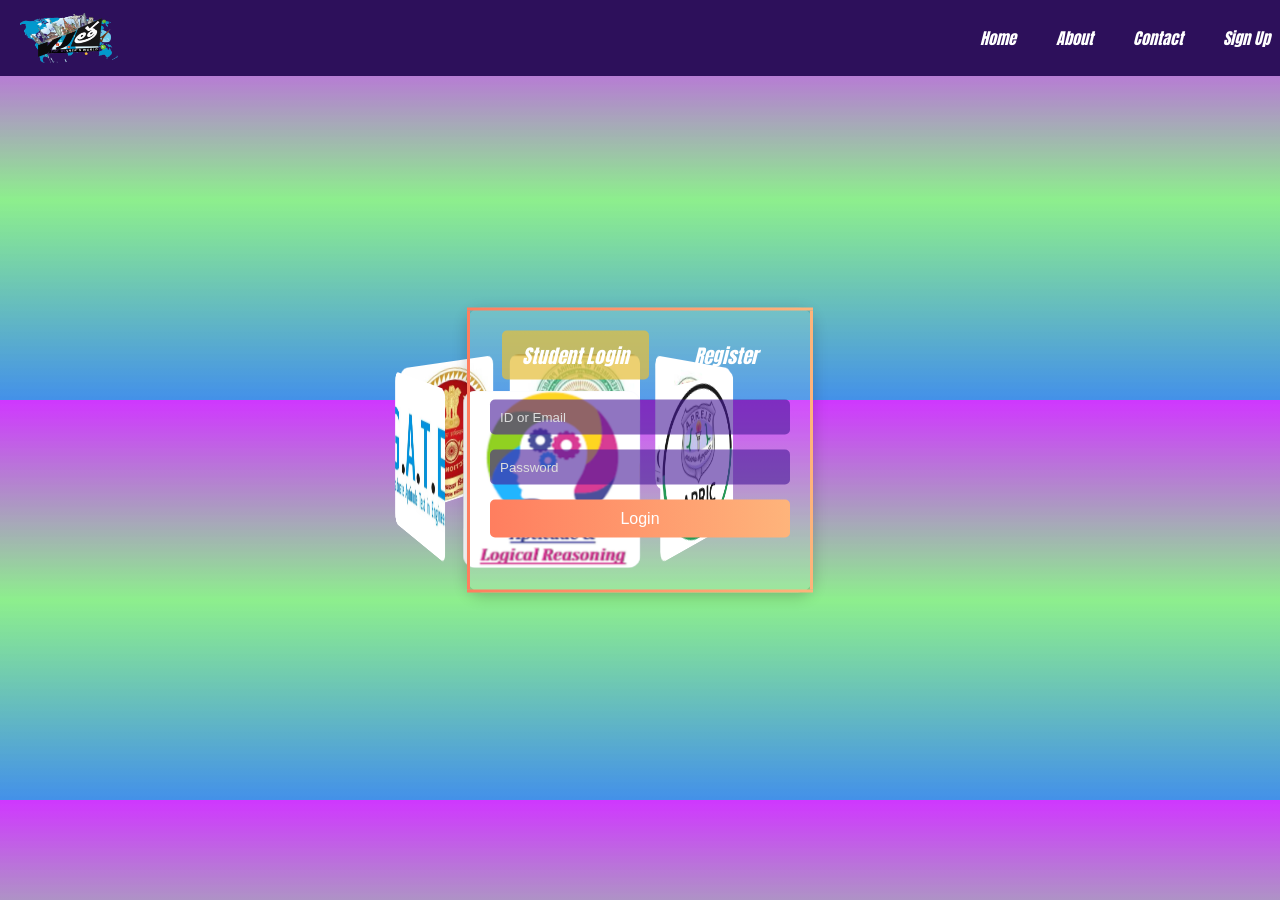
<file: index.html>
<!DOCTYPE html>
<html lang="en">
<head>
    <meta charset="UTF-8">
    <meta name="viewport" content="width=device-width, initial-scale=1.0">
    <meta name="google-site-verification" content="IgQUe40gq-JfMjz2UWTj-4OxaXE6gu0bFCao9OLcB7U" />
    <title>Vjtha Login</title>
    <link rel="stylesheet" href='style.css'>
    <link rel="stylesheet" href='fonts.css'>
</head>
<body>
    <!-- Navigation Bar -->
    <nav class="navbar">
        <div class="nav-container sub-font">
            <img src="./images/vjthalogo.png" alt="VJtha Logo" width="100" height="50" >
            <ul class="nav-menu">
                <li><a href="https://vjthalearning.com/">Home</a></li>
                <li><a href="https://vjthalearning.com/">About</a></li>
                <li><a href="https://vjthalearning.com/">Contact</a></li>
                <li><a href="#" id="login-link">Sign Up</a></li>
            </ul>
            <div class="nav-toggle">
                <span></span>
                <span></span>
                <span></span>
            </div>
        </div>
    </nav>

    <!-- Rotating Images Section -->
    <div class="carousel">
        <div class="carousel-container">
            <img src='images/img1.png' class="carousel-image" alt="Image 1">
            <img src='images/img2.png' class="carousel-image" alt="Image 2">
            <img src='images/img3.png' class="carousel-image" alt="Image 3">
            <img src='images/img4.png' class="carousel-image" alt="Image 4">
            <img src='images/img5.png' class="carousel-image" alt="Image 5">
            <img src='images/img6.png' class="carousel-image" alt="Image 6">
            <img src='images/img7.png' class="carousel-image" alt="Image 7">
        </div>
    </div>

    <!-- Login Form -->
<div id="login-card" class="login-card">
    <div class="login-toggle">
        <button id="student-login" class="login-button active sub-font">Student Login</button>
        <button id="register-tab" class="login-button sub-font">Register</button>
    </div>

    <!-- Student Login Form -->
    <form id="login-form" method="POST">
        <input type="hidden" id="user-type" name="user_type" value="student">
        <input type="text" id="user-id" name="user_id" placeholder="ID or Email" required>
        <input type="password" id="password" name="password" placeholder="Password" required>
        <button type="button" class="submit-button" onclick="login()">Login</button>
        <p id="loginMessage"></p>
    </form>

    <!-- Registration Form -->
    <form id="register-form" method="POST" style="display: none;">
        <input type="text" id="reg-user-id" name="reg_user_id" placeholder="User ID" required>
        <input type="email" id="reg-email" placeholder="Email" required>
        <input type="tel" id="phone" name="phone" placeholder="Phone Number" pattern="[0-9]{10}" maxlength="10" required>
        <input type="password" id="reg-password" name="reg_password" placeholder="Password" required>
        <input type="password" id="confirm-password" name="confirm_password" placeholder="Confirm Password" required>
        <button type="button" class="submit-button" onclick="register()">Register</button>
        <p id="registerMessage"></p>
    </form>
</div>


    <script src='script.js'></script>
</body>
</html>
</file>
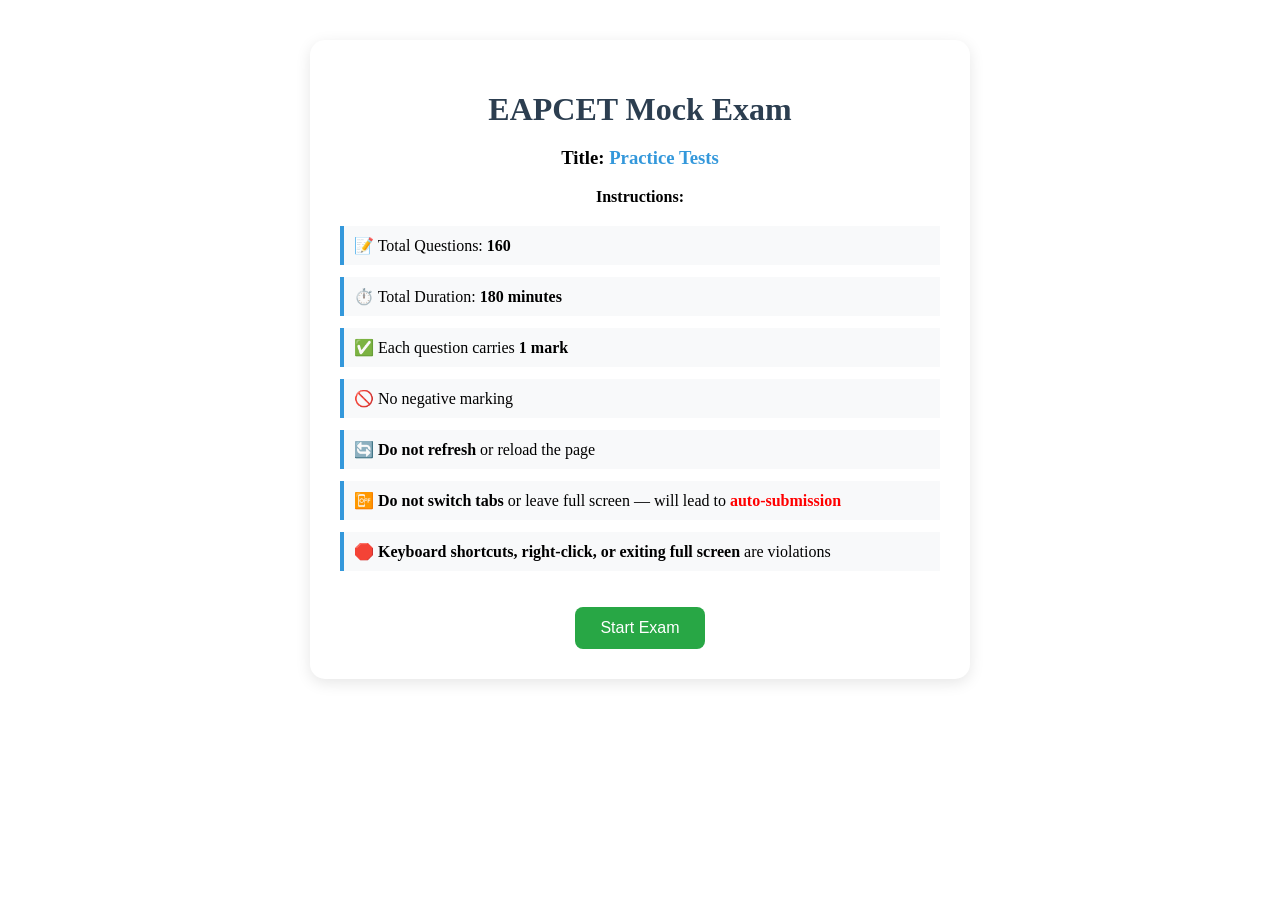
<file: eapcetexam.html>
<!DOCTYPE html>
<html lang="en">
<head>
  <meta charset="UTF-8">
  <meta name="viewport" content="width=device-width, initial-scale=1.0">
  <title>EAPCET Exam</title>
  <link rel="stylesheet" href="eapcetexam.css">
</head>
<body>
    <div id="intro" class="card">
        <h1><span id = "head">EAPCET</span> Mock Exam</h1>
        <h3>Title: <span id="title">Practice Tests</span></h3>
        <p><strong>Instructions:</strong></p>
        <ul class="instruction-list">
            <li>📝 Total Questions: <strong><span id="q">160</span></strong></li>
            <li>⏱️ Total Duration: <strong><span id="t">180</span> minutes</strong></li>
            <li>✅ Each question carries <strong>1 mark</strong></li>
            <li>🚫 No negative marking</li>
            <li>🔄 <strong>Do not refresh</strong> or reload the page</li>
            <li>📴 <strong>Do not switch tabs</strong> or leave full screen — will lead to <span class="violation">auto-submission</span></li>
            <li>🛑 <strong>Keyboard shortcuts, right-click, or exiting full screen</strong> are violations</li>
        </ul>
        <button onclick="startExam()" class="start-btn">Start Exam</button>
    </div>
      

  <div id="submitCard" style="display: none; padding: 20px; border-radius: 10px; background-color: #f4f4f4; box-shadow: 0 2px 8px rgba(0,0,0,0.2); max-width: 400px; margin: 20px auto; text-align: center;">
    <h2>Submission Summary</h2>
    <p><strong>User ID:</strong> <span id="userIdDisplay"></span></p>
    <p><strong>Total Questions Answered:</strong> <span id="questionsAnswered"></span></p>
    <p><strong>Marks Scored:</strong> <span id="marksScored"></span></p>
    <button onclick="goBack()" style="padding: 10px 20px; background-color: #4CAF50; color: white; border: none; border-radius: 5px; cursor: pointer;">Go Back</button>
  </div>
  
  <div id="message" style="padding: 10px; color: white; background-color: red; text-align: center; display: none;"></div>
  <!-- This div will hold the actual exam UI after start -->
  <div id="exam" style="display: none;"></div>
  

  <script>
    let violationCount = 0;
    const maxViolations = 1;
    let examSubmitted = false;  // ✅ Flag to prevent multiple submissions

    function handleViolation(reason) {
        if (examSubmitted) return;  // ✅ Prevent multiple alerts

        violationCount++;
        showMessage(`Violation detected: ${reason}`);

        if (violationCount >= maxViolations) {
            showMessage("Exam auto-submitted due to policy violation!", "red");
            submitExam();
        }
    }

    function startExam() {
        // Fullscreen request
        const elem = document.documentElement;
        if (elem.requestFullscreen) {
            elem.requestFullscreen();
        } else if (elem.webkitRequestFullscreen) {
            elem.webkitRequestFullscreen();
        } else if (elem.msRequestFullscreen) {
            elem.msRequestFullscreen();
        }

        document.body.style.overflowX = 'hidden';

        document.addEventListener('contextmenu', event => event.preventDefault());

        document.addEventListener('visibilitychange', () => {
            if (document.hidden) {
                handleViolation("Tab switch or window change detected!");
            }
        });

        window.onblur = () => {
            handleViolation("Window unfocused!");
        };

        window.addEventListener("keydown", function (e) {
            if (
                e.key === "F12" ||
                e.key === "Escape" ||
                e.ctrlKey || e.metaKey || e.altKey
            ) {
                e.preventDefault();
                handleViolation("Forbidden keyboard shortcut used!");
            }
        });

        // ✅ Handle exit from fullscreen
        document.addEventListener("fullscreenchange", () => {
            if (!document.fullscreenElement) {
                handleViolation("Exited fullscreen mode!");
            }
        });

        document.getElementById("intro").style.display = "none";
        document.getElementById("exam").style.display = "block";
        renderExamUI();
    }

    function showMessage(text, color = "red") {
        const msgDiv = document.getElementById("message");
        msgDiv.textContent = text;
        msgDiv.style.backgroundColor = color;
        msgDiv.style.display = "block";
        msgDiv.style.zIndex = "1001"
    }

  </script>
  <script src="mcqexam.js"></script>
</body>
</html>
</file>
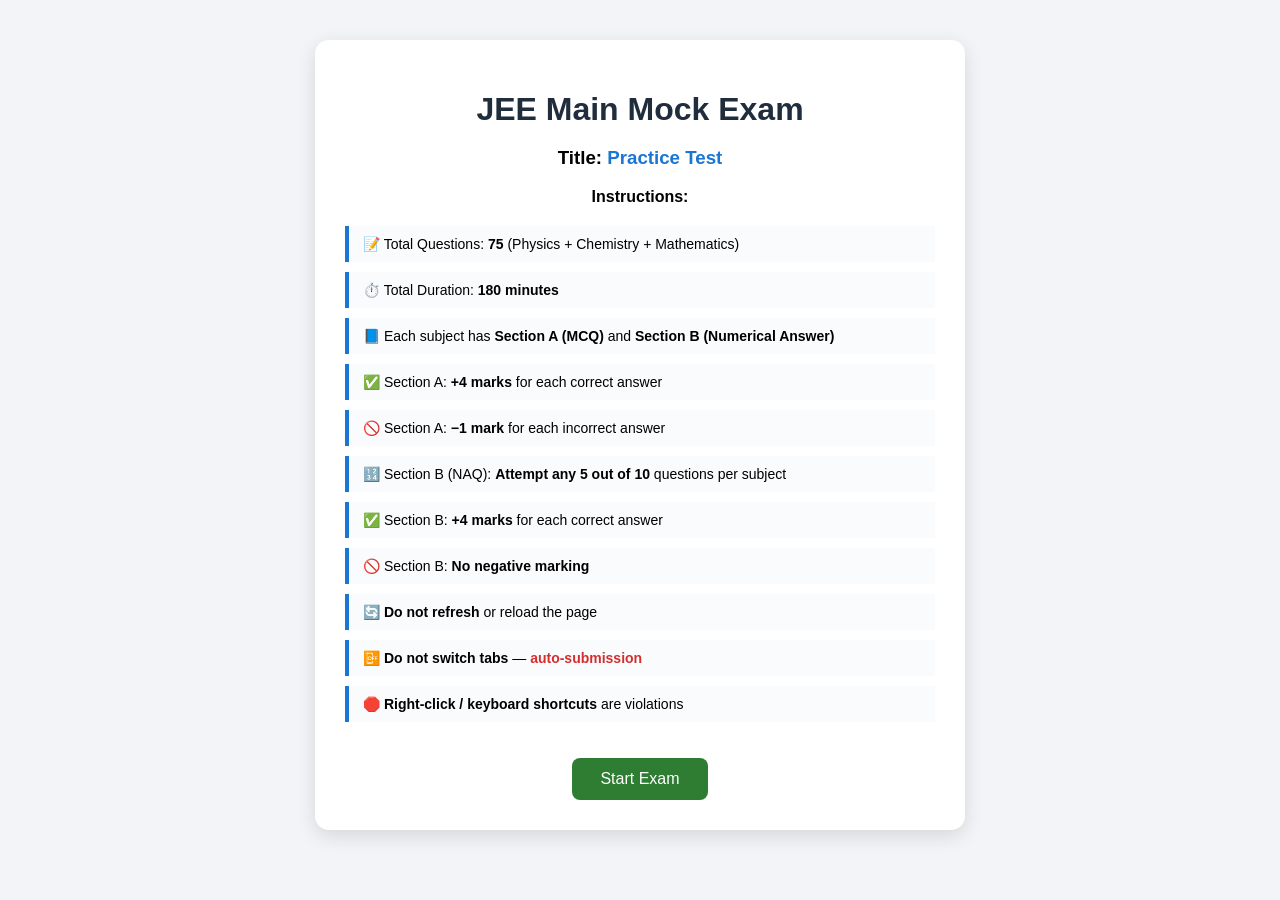
<file: mainsexam.html>
<!DOCTYPE html>
<html lang="en">
<head>
  <meta charset="UTF-8" />
  <meta name="viewport" content="width=device-width, initial-scale=1.0"/>
  <title>JEE Main Mock Exam</title>
  
  <link rel="stylesheet" href="mainsexam.css">
</head>
<body>

<!-- INTRO / INSTRUCTIONS -->
<div id="intro" class="card">
  <h1><span id="head">JEE Main</span> Mock Exam</h1>
  <h3>Title: <span id="title">Practice Test</span></h3>

  <p><strong>Instructions:</strong></p>
  <ul class="instruction-list">
    <li>📝 Total Questions: <strong><span id="q">75</span></strong> (Physics + Chemistry + Mathematics)</li>
    <li>⏱️ Total Duration: <strong><span id="t">180</span> minutes</strong></li>
    <li>📘 Each subject has <strong>Section A (MCQ)</strong> and <strong>Section B (Numerical Answer)</strong></li>
    <li>✅ Section A: <strong>+4 marks</strong> for each correct answer</li>
    <li>🚫 Section A: <strong>−1 mark</strong> for each incorrect answer</li>
    <li>🔢 Section B (NAQ): <strong>Attempt any 5 out of 10</strong> questions per subject</li>
    <li>✅ Section B: <strong>+4 marks</strong> for each correct answer</li>
    <li>🚫 Section B: <strong>No negative marking</strong></li>
    <li>🔄 <strong>Do not refresh</strong> or reload the page</li>
    <li>📴 <strong>Do not switch tabs</strong> — <span class="violation">auto-submission</span></li>
    <li>🛑 <strong>Right-click / keyboard shortcuts</strong> are violations</li>
  </ul>

  <button class="start-btn" onclick="startExam()">Start Exam</button>
</div>

<!-- EXAM UI -->
<div id="exam" style="display:none;"></div>

<!-- SUBMIT CARD -->
<div id="submitCard" style="display:none; padding:20px; max-width:400px; margin:20px auto; text-align:center;">
  <h2>Submission Summary</h2>
  <p><strong>User ID:</strong> <span id="userIdDisplay"></span></p>
  <p><strong>Total Questions:</strong> <span id="questionsAnswered"></span></p>
  <p><strong>Correct:</strong> <span id="questionsCorrect"></span></p>
  <p><strong>Wrong(MCQ only):</strong> <span id="questionsWrong"></span></p>
  <p><strong>Marks Scored:</strong> <span id="marksScored"></span></p>
  <button onclick="goBack()">Go Back</button>
</div>

<!-- MESSAGE -->
<div id="message" style="display:none;"></div>

<!-- VIOLATION + START LOGIC -->
<script>
let violationCount = 0;


function startExam() {
  document.documentElement.requestFullscreen?.();
  document.getElementById("intro").style.display = "none";
  document.getElementById("exam").style.display = "block";
  renderExamUI();
}

document.addEventListener("visibilitychange", () => {
  if (document.hidden && !examSubmitted) submitExam();
});

document.addEventListener("contextmenu", e => e.preventDefault());
</script>

<!-- MAIN EXAM SCRIPT -->
<script src="mainsexam.js"></script>

</body>
</html>
</file>
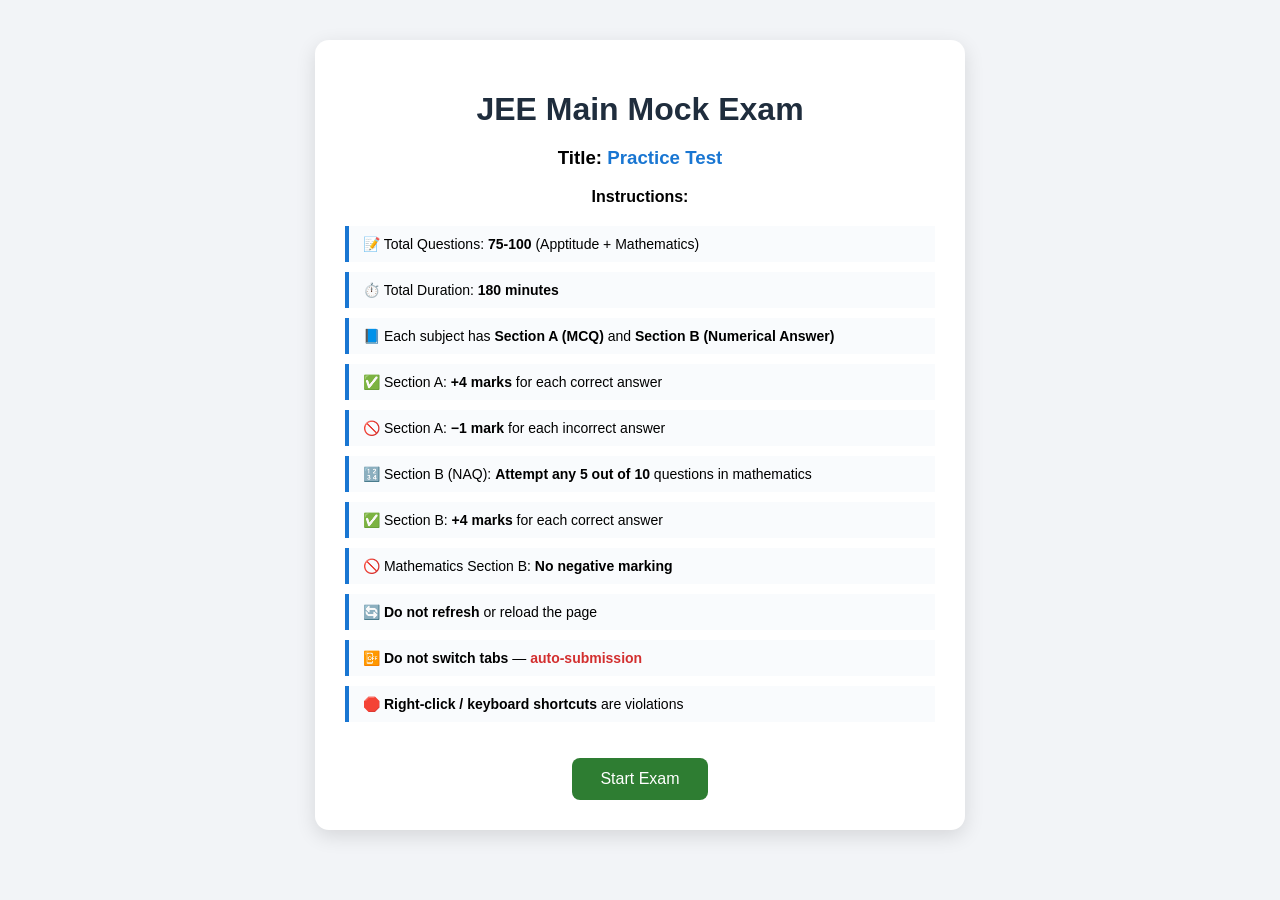
<file: mainspaper2exam.html>
<!DOCTYPE html>
<html lang="en">
<head>
  <meta charset="UTF-8" />
  <meta name="viewport" content="width=device-width, initial-scale=1.0"/>
  <title>JEE Main Mock Exam</title>
  
  <link rel="stylesheet" href="mainsexam.css">
</head>
<body>

<!-- INTRO / INSTRUCTIONS -->
<div id="intro" class="card">
  <h1><span id="head">JEE Main</span> Mock Exam</h1>
  <h3>Title: <span id="title">Practice Test</span></h3>

  <p><strong>Instructions:</strong></p>
  <ul class="instruction-list">
    <li>📝 Total Questions: <strong><span id="q">75-100</span></strong> (Apptitude + Mathematics)</li>
    <li>⏱️ Total Duration: <strong><span id="t">180</span> minutes</strong></li>
    <li>📘 Each subject has <strong>Section A (MCQ)</strong> and <strong>Section B (Numerical Answer)</strong></li>
    <li>✅ Section A: <strong>+4 marks</strong> for each correct answer</li>
    <li>🚫 Section A: <strong>−1 mark</strong> for each incorrect answer</li>
    <li>🔢 Section B (NAQ): <strong>Attempt any 5 out of 10</strong> questions in mathematics</li>
    <li>✅ Section B: <strong>+4 marks</strong> for each correct answer</li>
    <li>🚫 Mathematics Section B: <strong>No negative marking</strong></li>
    <li>🔄 <strong>Do not refresh</strong> or reload the page</li>
    <li>📴 <strong>Do not switch tabs</strong> — <span class="violation">auto-submission</span></li>
    <li>🛑 <strong>Right-click / keyboard shortcuts</strong> are violations</li>
  </ul>

  <button class="start-btn" onclick="startExam()">Start Exam</button>
</div>

<!-- EXAM UI -->
<div id="exam" style="display:none;"></div>

<!-- SUBMIT CARD -->
<div id="submitCard" style="display:none; padding:20px; max-width:400px; margin:20px auto; text-align:center;">
  <h2>Submission Summary</h2>
  <p><strong>User ID:</strong> <span id="userIdDisplay"></span></p>
  <p><strong>Total Questions:</strong> <span id="questionsAnswered"></span></p>
  <p><strong>Correct:</strong> <span id="questionsCorrect"></span></p>
  <p><strong>Wrong(MCQ only):</strong> <span id="questionsWrong"></span></p>
  <p><strong>Marks Scored:</strong> <span id="marksScored"></span></p>
  <button onclick="goBack()">Go Back</button>
</div>

<!-- MESSAGE -->
<div id="message" style="display:none;"></div>

<!-- VIOLATION + START LOGIC -->
<script>
let violationCount = 0;


function startExam() {
  document.documentElement.requestFullscreen?.();
  document.getElementById("intro").style.display = "none";
  document.getElementById("exam").style.display = "block";
  renderExamUI();
}

document.addEventListener("visibilitychange", () => {
  if (document.hidden && !examSubmitted) submitExam();
});

document.addEventListener("contextmenu", e => e.preventDefault());
</script>

<!-- MAIN EXAM SCRIPT -->
<script src="mainspaper2exam.js"></script>

</body>
</html>
</file>
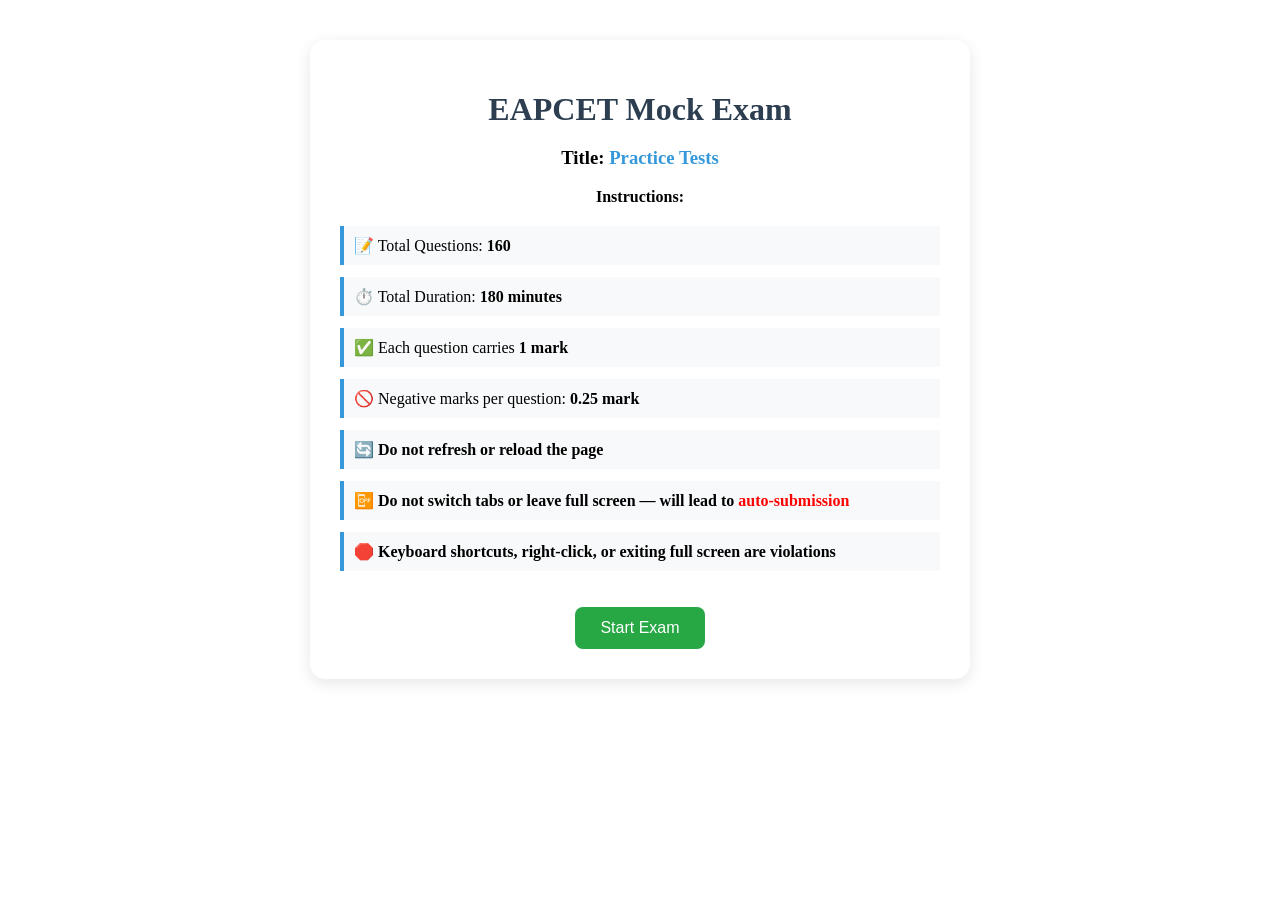
<file: nagexam.html>
<!DOCTYPE html>
<html lang="en">
<head>
  <meta charset="UTF-8">
  <meta name="viewport" content="width=device-width, initial-scale=1.0">
  <title>EAPCET Exam</title>
  <link rel="stylesheet" href="nagexam.css">
</head>
<body>
    <div id="intro" class="card">
        <h1><span id = "head">EAPCET</span> Mock Exam</h1>
        <h3>Title: <span id="title">Practice Tests</span></h3>
        <p><strong>Instructions:</strong></p>
        <ul class="instruction-list">
            <li>📝 Total Questions: <strong><span id="q">160</span></strong></li>
            <li>⏱️ Total Duration: <strong><span id="t">180</span> minutes</strong></li>
            <li>✅ Each question carries <strong><span id="m">1</span> mark</strong></li>
            <li>🚫 Negative marks per question: <strong><span id="nm">0.25</span> mark</li>
            <li>🔄 <strong>Do not refresh</strong> or reload the page</li>
            <li>📴 <strong>Do not switch tabs</strong> or leave full screen — will lead to <span class="violation">auto-submission</span></li>
            <li>🛑 <strong>Keyboard shortcuts, right-click, or exiting full screen</strong> are violations</li>
        </ul>
        <button onclick="startExam()" class="start-btn">Start Exam</button>
    </div>
      

  <div id="submitCard" style="display: none; padding: 20px; border-radius: 10px; background-color: #f4f4f4; box-shadow: 0 2px 8px rgba(0,0,0,0.2); max-width: 400px; margin: 20px auto; text-align: center;">
    <h2>Submission Summary</h2>
    <p><strong>User ID:</strong> <span id="userIdDisplay"></span></p>
    <p><strong>Total Questions Answered:</strong> <span id="questionsAnswered"></span></p>
    <p><strong>Correct Answers:</strong> <span id="questionsCorrect"></span></p>
    <p><strong>Wrong Answers:</strong> <span id="questionsWrong"></span></p>
    <p><strong>Marks Scored:</strong> <span id="marksScored"></span></p>
    <button onclick="goBack()" style="padding: 10px 20px; background-color: #4CAF50; color: white; border: none; border-radius: 5px; cursor: pointer;">Go Back</button>
  </div>
  
  <div id="message" style="padding: 10px; color: white; background-color: red; text-align: center; display: none;"></div>
  <!-- This div will hold the actual exam UI after start -->
  <div id="exam" style="display: none;"></div>
  

  <script>
    let violationCount = 0;
    const maxViolations = 1;
    let examSubmitted = false;  // ✅ Flag to prevent multiple submissions

    function handleViolation(reason) {
        if (examSubmitted) return;  // ✅ Prevent multiple alerts

        violationCount++;
        showMessage(`Violation detected: ${reason}`);

        if (violationCount >= maxViolations) {
            showMessage("Exam auto-submitted due to policy violation!", "red");
            submitExam();
        }
    }

    function startExam() {
        // Fullscreen request
        const elem = document.documentElement;
        if (elem.requestFullscreen) {
            elem.requestFullscreen();
        } else if (elem.webkitRequestFullscreen) {
            elem.webkitRequestFullscreen();
        } else if (elem.msRequestFullscreen) {
            elem.msRequestFullscreen();
        }

        document.body.style.overflowX = 'hidden';

        document.addEventListener('contextmenu', event => event.preventDefault());

        document.addEventListener('visibilitychange', () => {
            if (document.hidden) {
                handleViolation("Tab switch or window change detected!");
            }
        });

        window.onblur = () => {
            handleViolation("Window unfocused!");
        };

        window.addEventListener("keydown", function (e) {
            if (
                e.key === "F12" ||
                e.key === "Escape" ||
                e.ctrlKey || e.metaKey || e.altKey
            ) {
                e.preventDefault();
                handleViolation("Forbidden keyboard shortcut used!");
            }
        });

        // ✅ Handle exit from fullscreen
        document.addEventListener("fullscreenchange", () => {
            if (!document.fullscreenElement) {
                handleViolation("Exited fullscreen mode!");
            }
        });

        document.getElementById("intro").style.display = "none";
        document.getElementById("exam").style.display = "block";
        renderExamUI();
    }

    function showMessage(text, color = "red") {
        const msgDiv = document.getElementById("message");
        msgDiv.textContent = text;
        msgDiv.style.backgroundColor = color;
        msgDiv.style.display = "block";
        msgDiv.style.zIndex = "1001"
    }

  </script>
  <script src="nagexam.js"></script>
</body>
</html>
</file>
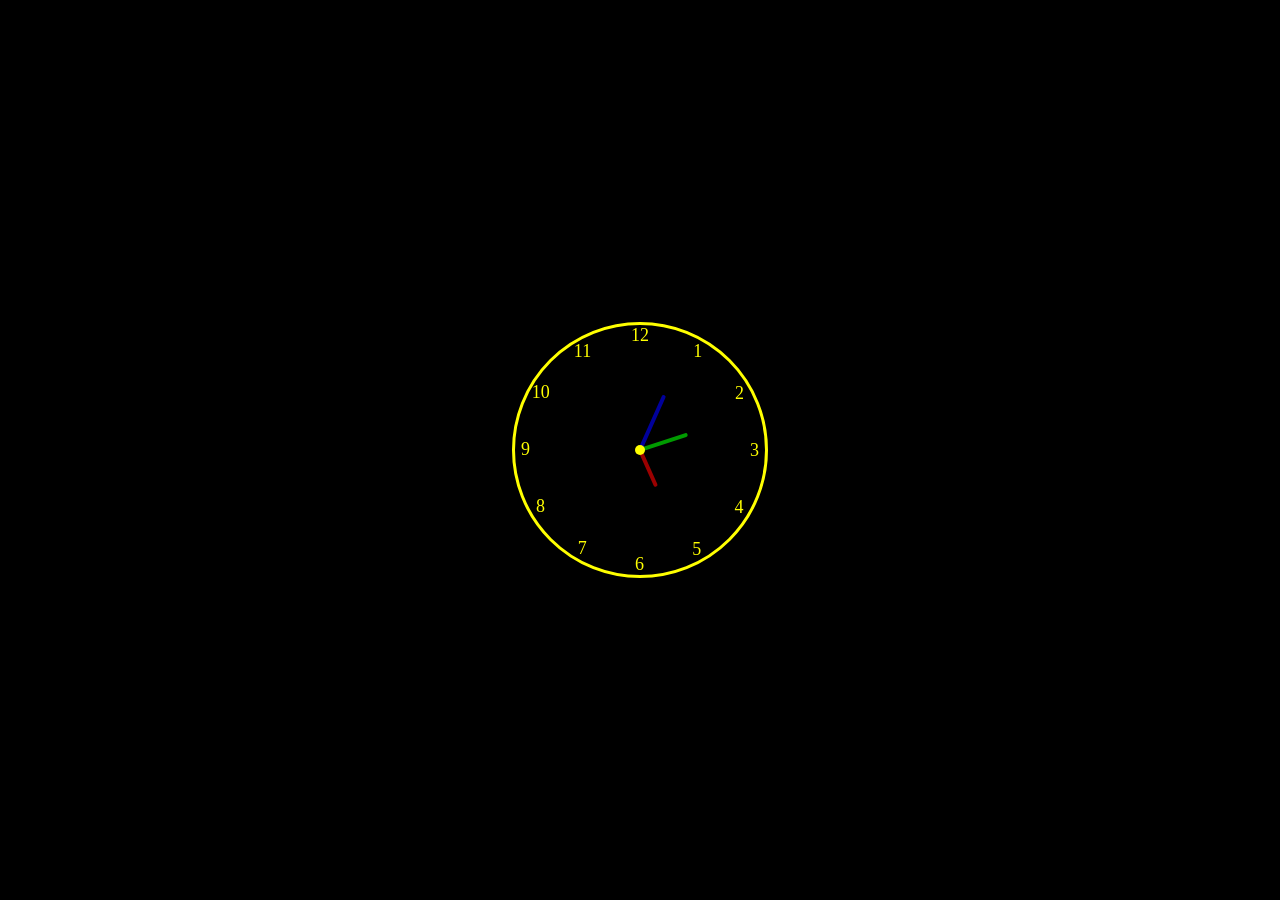
<file: test.html>
<!DOCTYPE html>
<html lang="en">
<head>
  <meta charset="UTF-8">
  <meta name="viewport" content="width=device-width, initial-scale=1">
  <title>Analog Clock</title>
  <style>
    body {
      background: black;
      display: flex;
      justify-content: center;
      align-items: center;
      height: 100vh;
      margin: 0;
    }

    .block-1 {
      animation: fadeInUp 2s ease alternate;
    }

    .clock {
      position: relative;
      width: 250px;
      height: 250px;
      border: 3px solid yellow;
      border-radius: 50%;
      background: black;
      display: flex;
      justify-content: center;
      align-items: center;
    }

    .clock::before {
      content: "";
      position: absolute;
      width: 10px;
      height: 10px;
      background: yellow;
      border-radius: 50%;
      z-index: 10;
    }

    .hand {
      position: absolute;
      display: flex;
      align-items: flex-end;
      justify-content: center;
    }

    .hand i {
      position: absolute;
      width: 4px;
      height: var(--hhe);
      background: var(--hclr);
      bottom: 50%;
      border-radius: 8px;
      transform-origin: bottom;
    }

    .time {
      position: absolute;
      width: 100%;
      height: 100%;
      transform: rotate(calc(30deg * var(--i)));
      display: flex;
      justify-content: center;
      align-items: flex-start;
    }

    .time::after {
      content: attr(data-num);
      font-size: 18px;
      color: yellow;
      transform: rotate(calc(-30deg * var(--i)));
    }

    @keyframes fadeInUp {
      from {
        opacity: 0;
        transform: translateY(20px);
      }
      to {
        opacity: 1;
        transform: translateY(0);
      }
    }
  </style>
</head>
<body>
  <div class="block-1">
    <div class="clock">
      <!-- Clock Hands -->
      <div style="--hclr:rgba(155,0,0);--hhe:40px;" class="hand"><i id="hour"></i></div>
      <div style="--hclr:rgba(0,155,0);--hhe:50px;" class="hand"><i id="minute"></i></div>
      <div style="--hclr:rgba(0,0,155);--hhe:60px;" class="hand"><i id="second"></i></div>

      <!-- Clock Numbers -->
      <span style="--i:1" class="time" data-num="1"></span>
      <span style="--i:2" class="time" data-num="2"></span>
      <span style="--i:3" class="time" data-num="3"></span>
      <span style="--i:4" class="time" data-num="4"></span>
      <span style="--i:5" class="time" data-num="5"></span>
      <span style="--i:6" class="time" data-num="6"></span>
      <span style="--i:7" class="time" data-num="7"></span>
      <span style="--i:8" class="time" data-num="8"></span>
      <span style="--i:9" class="time" data-num="9"></span>
      <span style="--i:10" class="time" data-num="10"></span>
      <span style="--i:11" class="time" data-num="11"></span>
      <span style="--i:12" class="time" data-num="12"></span>
    </div>
  </div>

  <script>
    const hourHand = document.getElementById("hour");
    const minuteHand = document.getElementById("minute");
    const secondHand = document.getElementById("second");

    function updateClock() {
      const now = new Date();
      const hh = now.getHours();
      const mm = now.getMinutes();
      const ss = now.getSeconds();

      const hourDeg = 30 * hh + mm / 2;
      const minuteDeg = 6 * mm;
      const secondDeg = 6 * ss;

      hourHand.style.transform = `rotate(${hourDeg}deg)`;
      minuteHand.style.transform = `rotate(${minuteDeg}deg)`;
      secondHand.style.transform = `rotate(${secondDeg}deg)`;
    }

    setInterval(updateClock, 1000);
    updateClock();
  </script>
</body>
</html>
</file>
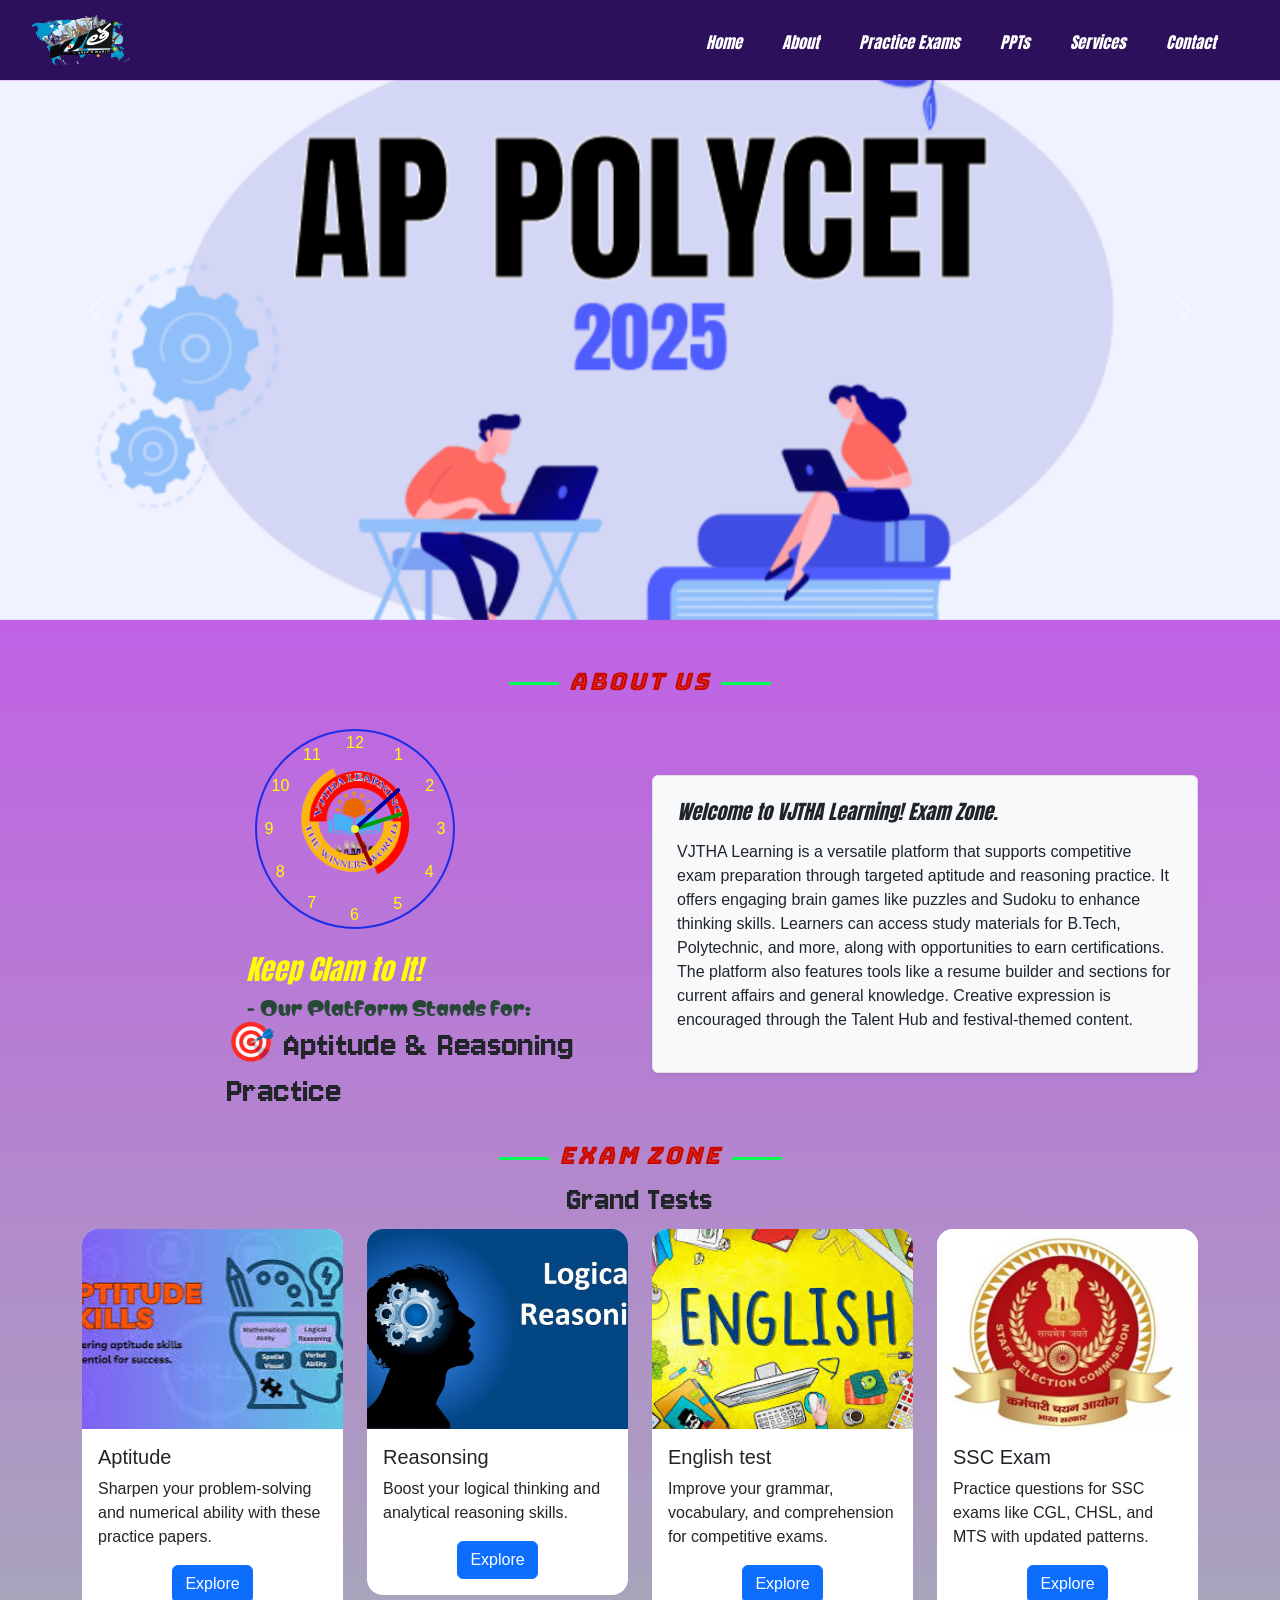
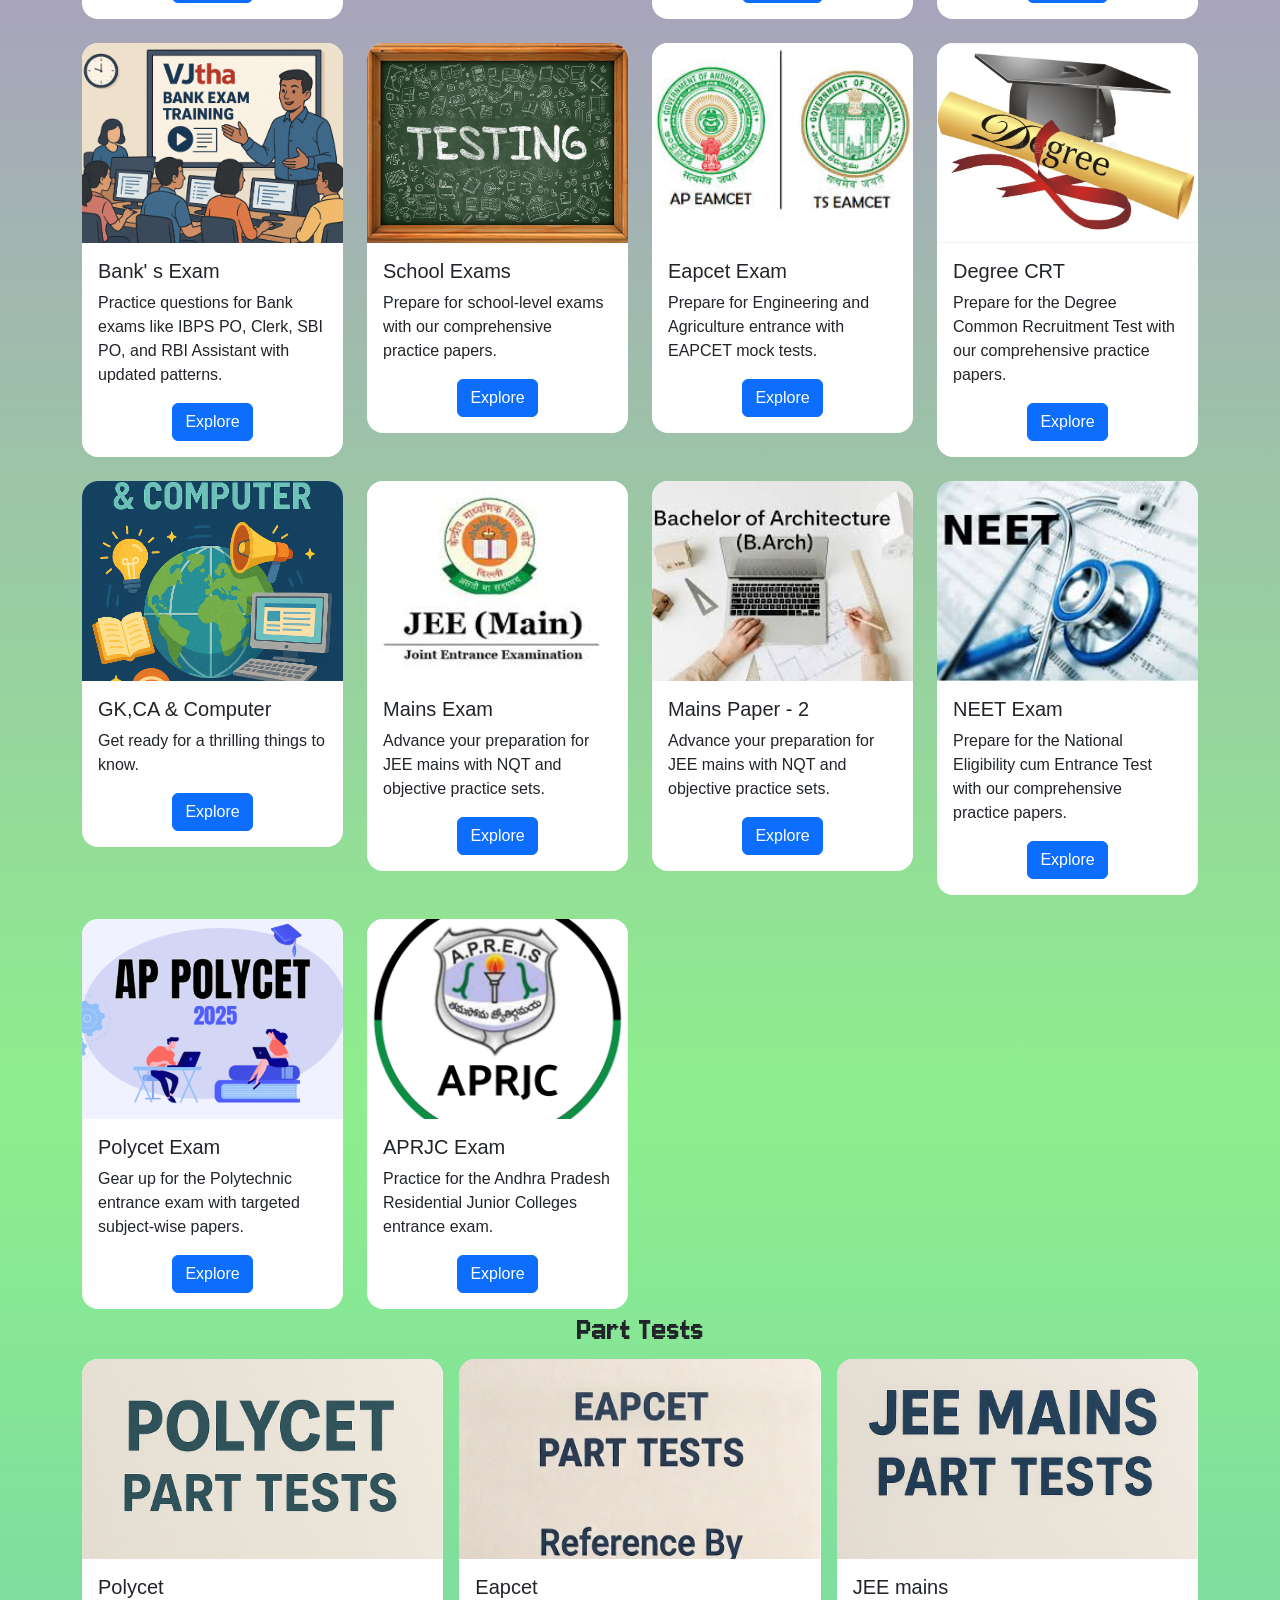
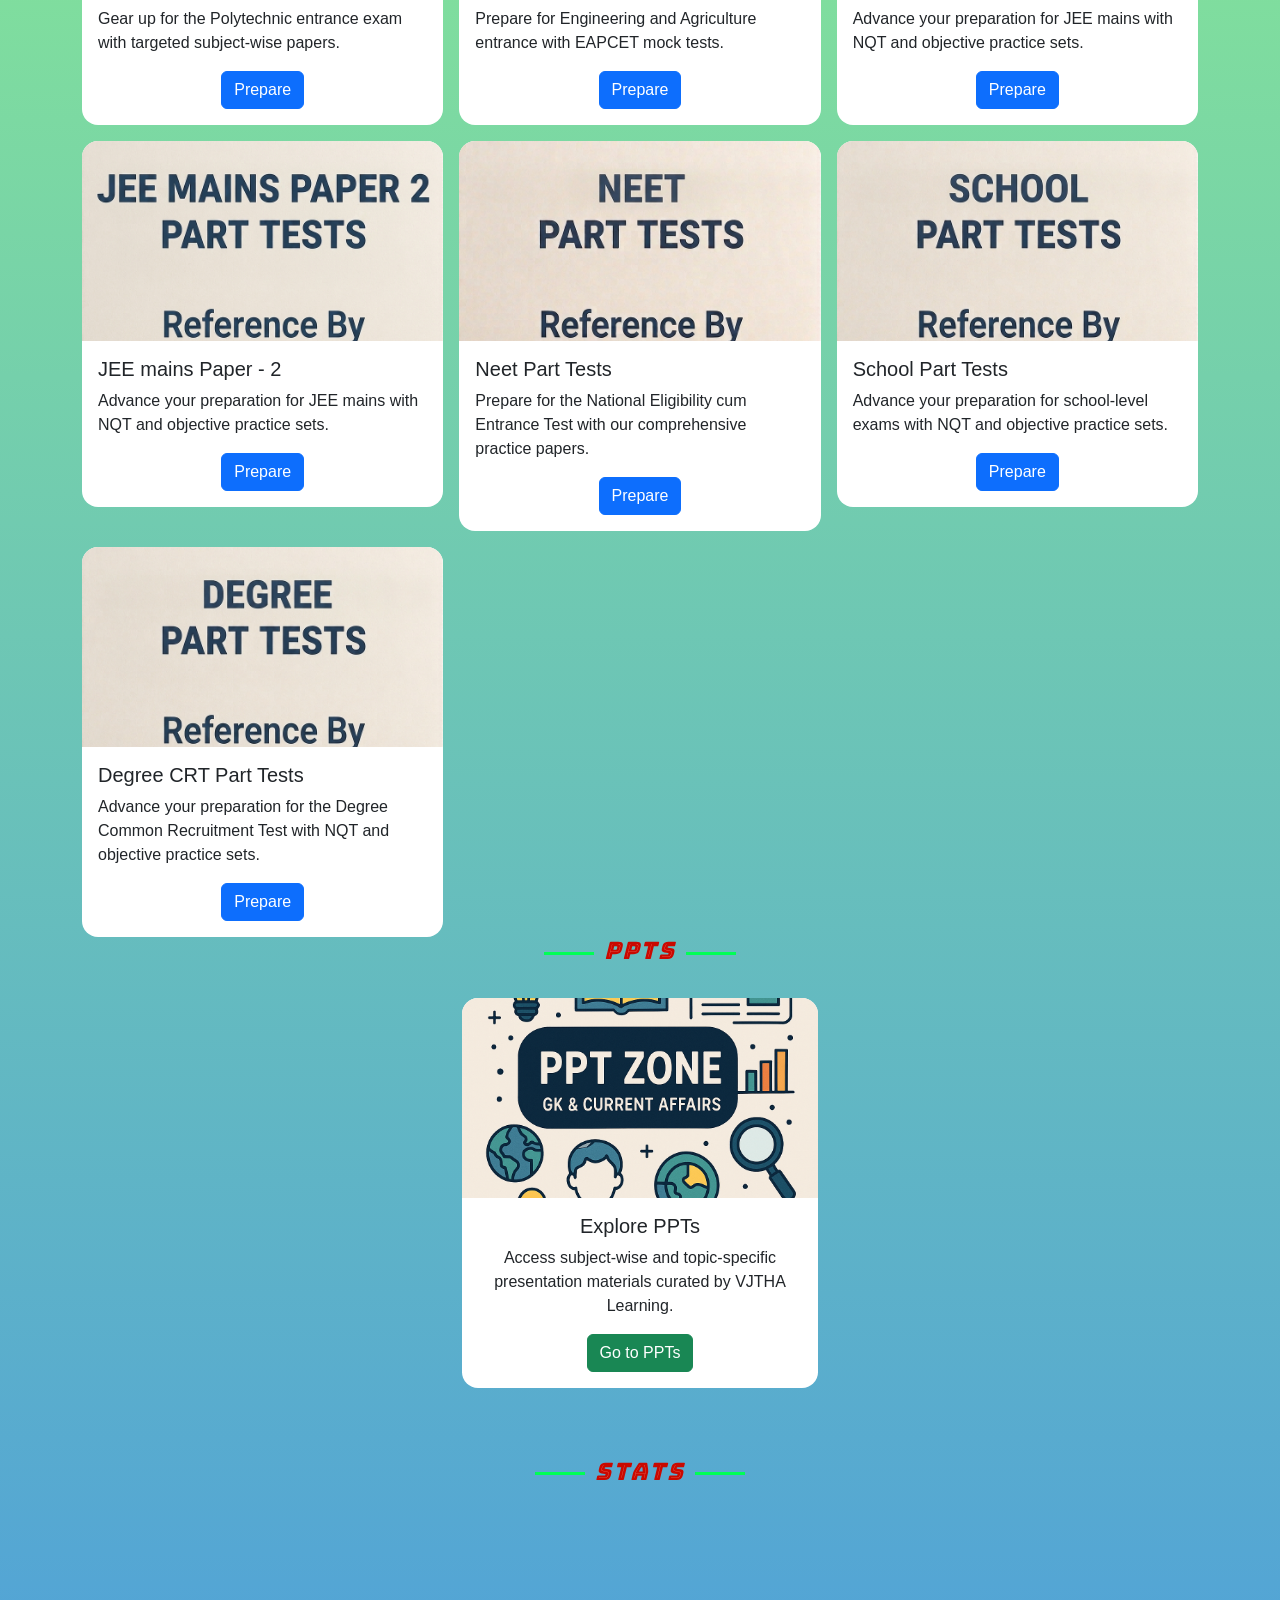
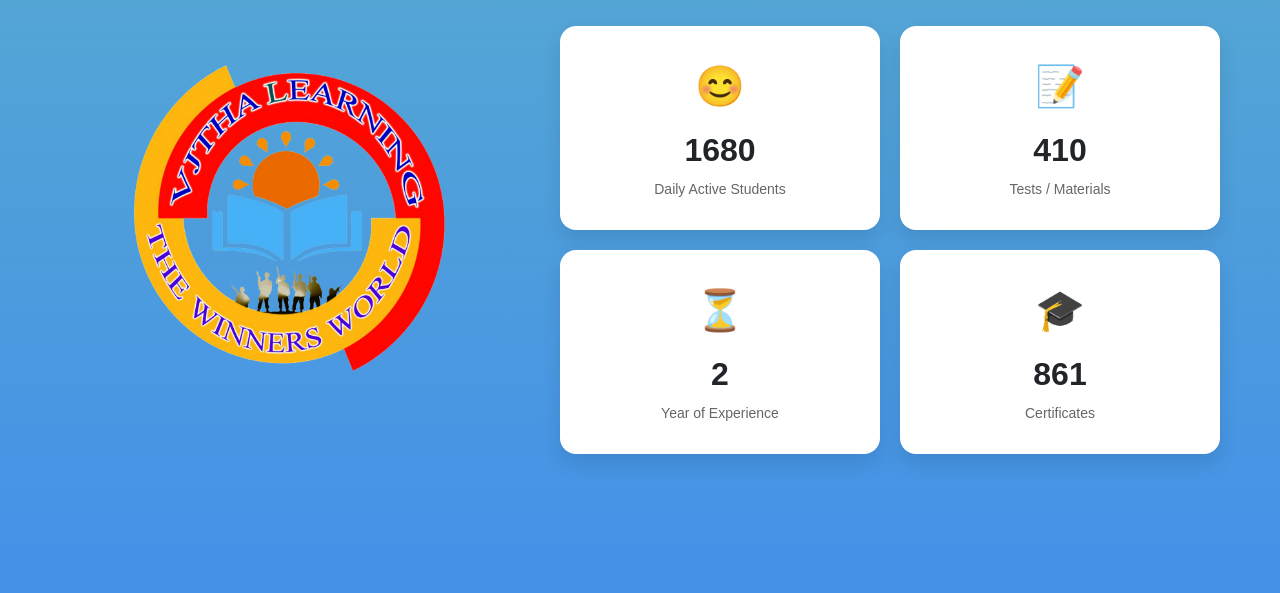
<file: user.html>
<!DOCTYPE html>
<html lang="en">
<head>
  <meta charset="UTF-8" />
  <meta name="viewport" content="width=device-width, initial-scale=1.0"/>
  <title>VJtha Exam Zone</title>
  <link href="https://cdn.jsdelivr.net/npm/bootstrap@5.3.2/dist/css/bootstrap.min.css" rel="stylesheet">
  <link rel="stylesheet" href="nav.css">
  <link rel="stylesheet" href="user.css">
  <link rel="stylesheet" href="fonts.css">
  <link rel="stylesheet" href="scrollbar.css">
</head>
<body>
  <!-- Navigation Bar -->
  <nav class="navbar navbar-expand-lg navbar-dark bg-dark fixed-top">
    <div class="container-fluid">
      <a class="navbar-brand" href="user.html">
        <img src="./images/vjthalogo.png" alt="VJtha Logo" width="100" height="50">
      </a>
      <button class="navbar-toggler" type="button" data-bs-toggle="collapse" data-bs-target="#mainNavbar" aria-controls="mainNavbar" aria-expanded="false" aria-label="Toggle navigation">
        <span class="navbar-toggler-icon"></span>
      </button>
      <div class="collapse navbar-collapse" id="mainNavbar">
        <ul class="navbar-nav ms-auto mb-2 mb-lg-0 sub-font">
          <li class="nav-item me-lg-4">
            <a class="nav-link" href="https://vjthalearning.com/">Home</a>
          </li>
          <li class="nav-item me-lg-4">
            <a class="nav-link" href="https://vjthalearning.com/">About</a>
          </li>
          <li class="nav-item me-lg-4">
            <a class="nav-link" href="#exams">Practice Exams</a>
          </li>
          <li class="nav-item me-lg-4">
            <a class="nav-link" href="vjthappt.html">PPTs</a>
          </li>
          <li class="nav-item me-lg-4">
            <a class="nav-link" href="https://vjthalearning.com/">Services</a>
          </li>
          <li class="nav-item me-lg-4">
            <a class="nav-link" href="https://vjthalearning.com/">Contact</a>
          </li>
        </ul>
      </div>
    </div>
  </nav>

  <!-- Image Carousel -->
  <div id="movieCarousel" class="carousel slide mb-5" data-bs-ride="carousel">
    <div class="carousel-inner">
      <div class="carousel-item active">
        <img src="./images/img1.png" class="d-block w-100 img-fluid" alt="Movie 1" style="object-fit: cover; height: 60vh;">
      </div>
      <div class="carousel-item">
        <img src="./images/eapcet.png" class="d-block w-100 img-fluid" alt="Movie 2" style="object-fit: cover; height: 60vh;">
      </div>
      <div class="carousel-item">
        <img src="./images/vjthalogo.png" class="d-block w-100 img-fluid" alt="Movie 3" style="object-fit: cover; height: 60vh;">
      </div>
    </div>
  
    <!-- Left and Right Controls -->
    <button class="carousel-control-prev" type="button" data-bs-target="#movieCarousel" data-bs-slide="prev">
      <span class="carousel-control-prev-icon" aria-hidden="true"></span>
      <span class="visually-hidden">Previous</span>
    </button>
  
    <button class="carousel-control-next" type="button" data-bs-target="#movieCarousel" data-bs-slide="next">
      <span class="carousel-control-next-icon" aria-hidden="true"></span>
      <span class="visually-hidden">Next</span>
    </button>
  </div>
  
  

  <!-- About Us -->
  <div style="display: flex; justify-content: center;">
    <h2 class="section-heading main-font">About Us</h2>
  </div>  
  <div class="container my-4">
    <div class="row align-items-center">
      <div class="col-12 col-md-6 text-center text-md-start">
        <div class="clock position-relative mx-auto">
          <div style="--hclr:rgba(155,0,0);--hhe:40px;" class="hand"><i id="hour"></i></div>
          <div style="--hclr:rgba(0,155,0);--hhe:50px;" class="hand"><i id="minute"></i></div>
          <div style="--hclr:rgba(0,0,155);--hhe:60px;" class="hand"><i id="second"></i></div>

          <span style="--i:1" class="time" data-num="1"></span>
          <span style="--i:2" class="time" data-num="2"></span>
          <span style="--i:3" class="time" data-num="3"></span>
          <span style="--i:4" class="time" data-num="4"></span>
          <span style="--i:5" class="time" data-num="5"></span>
          <span style="--i:6" class="time" data-num="6"></span>
          <span style="--i:7" class="time" data-num="7"></span>
          <span style="--i:8" class="time" data-num="8"></span>
          <span style="--i:9" class="time" data-num="9"></span>
          <span style="--i:10" class="time" data-num="10"></span>
          <span style="--i:11" class="time" data-num="11"></span>
          <span style="--i:12" class="time" data-num="12"></span>
        </div>

        <div class="clockquote mt-4">
          <h3 class="sub-font" style="color: yellow;">Keep Clam to It!</h3>
          <h5 class="sp-font" style="color: rgb(38, 73, 53);">- Our Platform Stands for:</h5>
          <h3 class="text fan-font"></h3>
        </div>
      </div>

      <div class="col-12 col-md-6 col-md-2 d-md-block">
        <div class="right-content p-4 border rounded shadow-sm bg-light">
          <h5 class="mb-3 sub-font">Welcome to VJTHA Learning! Exam Zone.</h5>
          <p>VJTHA Learning is a versatile platform that supports competitive exam preparation through targeted aptitude and reasoning practice. It offers engaging brain games like puzzles and Sudoku to enhance thinking skills. Learners can access study materials for B.Tech, Polytechnic, and more, along with opportunities to earn certifications. The platform also features tools like a resume builder and sections for current affairs and general knowledge. Creative expression is encouraged through the Talent Hub and festival-themed content.</p>
        </div>
      </div>
    </div>
  </div>

  <section id="exams">
    <div style="display: flex; justify-content: center;">
      <h2 class="section-heading main-font">Exam Zone</h2>
    </div>  
        <div style="display: flex; justify-content: center;">
      <h2 class="fan-font">Grand Tests</h2>
    </div>  
    <!-- Card Grid -->
    <div class="container">
      <div class="row g-4">
        <div class="col-lg-3 col-md-6">
          <div class="card custom-card">
            <img src="./images/aptitude.png" class="card-img-top" alt="...">
            <div class="card-body">
              <h5 class="card-title">Aptitude</h5>
              <p class="card-text">Sharpen your problem-solving and numerical ability with these practice papers.</p>
              <div class="d-flex justify-content-center">
                <a href="papers.html?title=aptitude" class="btn btn-primary">Explore</a>
              </div>
            </div>
          </div>
        </div>
        <div class="col-lg-3 col-md-6">
          <div class="card custom-card">
            <img src="./images/reasoning.png" class="card-img-top" alt="...">
            <div class="card-body">
              <h5 class="card-title">Reasonsing</h5>
              <p class="card-text">Boost your logical thinking and analytical reasoning skills.</p>
              <div class="d-flex justify-content-center">
                <a href="papers.html?title=reasoning" class="btn btn-primary">Explore</a>
              </div>
            </div>
          </div>
        </div>
        <div class="col-lg-3 col-md-6">
          <div class="card custom-card">
            <img src="./images/english.png" class="card-img-top" alt="...">
            <div class="card-body">
              <h5 class="card-title">English test</h5>
              <p class="card-text">Improve your grammar, vocabulary, and comprehension for competitive exams.</p>
              <div class="d-flex justify-content-center">
                <a href="papers.html?title=english" class="btn btn-primary">Explore</a>
              </div>
            </div>
          </div>
        </div>
        <div class="col-lg-3 col-md-6">
          <div class="card custom-card">
            <img src="./images/ssc.png"class="card-img-top" alt="...">
            <div class="card-body">
              <h5 class="card-title">SSC Exam</h5>
              <p class="card-text">Practice questions for SSC exams like CGL, CHSL, and MTS with updated patterns.</p>
              <div class="d-flex justify-content-center">
                <a href="papers.html?title=ssc" class="btn btn-primary">Explore</a>
              </div>
            </div>
          </div>
        </div>
        <div class="col-lg-3 col-md-6">
          <div class="card custom-card">
            <img src="./images/bank.png"class="card-img-top" alt="...">
            <div class="card-body">
              <h5 class="card-title">Bank' s Exam</h5>
              <p class="card-text">Practice questions for Bank exams like IBPS PO, Clerk, SBI PO, and RBI Assistant with updated patterns.</p>
              <div class="d-flex justify-content-center">
                <a href="papers.html?title=bank" class="btn btn-primary">Explore</a>
              </div>
            </div>
          </div>
        </div>
        <div class="col-lg-3 col-md-6">
          <div class="card custom-card">
            <img src="./images/school.png" class="card-img-top" alt="...">
            <div class="card-body">
              <h5 class="card-title">School Exams</h5>
              <p class="card-text">Prepare for school-level exams with our comprehensive practice papers.</p>
              <div class="d-flex justify-content-center">
                <a href="papers.html?title=school" class="btn btn-primary">Explore</a>
              </div>
            </div>
          </div>
        </div>
        <div class="col-lg-3 col-md-6">
          <div class="card custom-card">
            <img src="./images/eapcet.png" class="card-img-top" alt="...">
            <div class="card-body">
              <h5 class="card-title">Eapcet Exam</h5>
              <p class="card-text">Prepare for Engineering and Agriculture entrance with EAPCET mock tests.</p>
              <div class="d-flex justify-content-center">
                <a href="papers.html?title=eapcet" class="btn btn-primary">Explore</a>
              </div>
            </div>
          </div>
        </div>
        <div class="col-lg-3 col-md-6">
          <div class="card custom-card">
            <img src="./images/degree.png" class="card-img-top" alt="...">
            <div class="card-body">
              <h5 class="card-title">Degree CRT</h5>
              <p class="card-text">Prepare for the Degree Common Recruitment Test with our comprehensive practice papers.</p>
              <div class="d-flex justify-content-center">
                <a href="papers.html?title=degreecrt" class="btn btn-primary">Explore</a>
              </div>
            </div>
          </div>
        </div>
        <div class="col-lg-3 col-md-6">
          <div class="card custom-card">
            <img src="./images/general.png" class="card-img-top" alt="...">
            <div class="card-body">
              <h5 class="card-title">GK,CA & Computer</h5>
              <p class="card-text">Get ready for a thrilling things to know.</p>
              <div class="d-flex justify-content-center">
                <a href="papers.html?title=general" class="btn btn-primary">Explore</a>
              </div>
            </div>
          </div>
        </div>
        <div class="col-lg-3 col-md-6">
          <div class="card custom-card">
            <img src="./images/mains.png" class="card-img-top" alt="...">
            <div class="card-body">
              <h5 class="card-title">Mains Exam</h5>
              <p class="card-text">Advance your preparation for JEE mains with NQT and objective practice sets.</p>
              <div class="d-flex justify-content-center">
                <a href="papers.html?title=mains" class="btn btn-primary">Explore</a>
              </div>
            </div>
          </div>
        </div>
        <div class="col-lg-3 col-md-6">
          <div class="card custom-card">
            <img src="./images/mainspaper2.png" class="card-img-top" alt="...">
            <div class="card-body">
              <h5 class="card-title">Mains Paper - 2</h5>
              <p class="card-text">Advance your preparation for JEE mains with NQT and objective practice sets.</p>
              <div class="d-flex justify-content-center">
                <a href="papers.html?title=mainspaper2" class="btn btn-primary">Explore</a>
              </div>
            </div>
          </div>
        </div>
        <div class="col-lg-3 col-md-6">
          <div class="card custom-card">
            <img src="./images/neet.png" class="card-img-top" alt="...">
            <div class="card-body">
              <h5 class="card-title">NEET Exam</h5>
              <p class="card-text">Prepare for the National Eligibility cum Entrance Test with our comprehensive practice papers.</p>
              <div class="d-flex justify-content-center">
                <a href="papers.html?title=neet" class="btn btn-primary">Explore</a>
              </div>
            </div>
          </div>
        </div>
        <div class="col-lg-3 col-md-6">
          <div class="card custom-card">
            <img src="./images/polycet.png" class="card-img-top" alt="...">
            <div class="card-body">
              <h5 class="card-title">Polycet Exam</h5>
              <p class="card-text">Gear up for the Polytechnic entrance exam with targeted subject-wise papers.</p>
              <div class="d-flex justify-content-center">
                <a href="papers.html?title=polycet" class="btn btn-primary">Explore</a>
              </div>
            </div>
          </div>
        </div>
        <div class="col-lg-3 col-md-6">
          <div class="card custom-card">
            <img src="./images/aprjc.png" class="card-img-top" alt="...">
            <div class="card-body">
              <h5 class="card-title">APRJC Exam</h5>
              <p class="card-text">Practice for the Andhra Pradesh Residential Junior Colleges entrance exam.</p>
              <div class="d-flex justify-content-center">
                <a href="papers.html?title=aprjc" class="btn btn-primary">Explore</a>
              </div>
            </div>
          </div>
        </div>
      </div>
    </div>
    <div style="display: flex; justify-content: center;">
      <h2 class="fan-font">Part Tests</h2>
    </div>
    <div class="container">
      <div class="row g-3">
        <div class="col-lg-4 col-md-6">
          <div class="card custom-card">
            <img src="./images/polycetpart.png"class="card-img-top" alt="...">
            <div class="card-body">
              <h5 class="card-title">Polycet</h5>
              <p class="card-text">Gear up for the Polytechnic entrance exam with targeted subject-wise papers.</p>
              <div class="d-flex justify-content-center">
                <a href="papers.html?title=polycetpart" class="btn btn-primary">Prepare</a>
              </div>
            </div>
          </div>
        </div>
        <div class="col-lg-4 col-md-6">
          <div class="card custom-card">
            <img src="./images/eapcetpart.png"class="card-img-top" alt="...">
            <div class="card-body">
              <h5 class="card-title">Eapcet</h5>
              <p class="card-text">Prepare for Engineering and Agriculture entrance with EAPCET mock tests.</p>
              <div class="d-flex justify-content-center">
                <a href="papers.html?title=eapcetpart" class="btn btn-primary">Prepare</a>
              </div>
            </div>
          </div>
        </div>
        <div class="col-lg-4 col-md-6">
          <div class="card custom-card">
            <img src="./images/mainspart.png" class="card-img-top" alt="...">
            <div class="card-body">
              <h5 class="card-title">JEE mains</h5>
              <p class="card-text">Advance your preparation for JEE mains with NQT and objective practice sets.</p>
              <div class="d-flex justify-content-center">
                <a href="papers.html?title=mainspart" class="btn btn-primary">Prepare</a>
              </div>
            </div>
          </div>
        </div>  
        <div class="col-lg-4 col-md-6">
          <div class="card custom-card">
            <img src="./images/mainspaper2part.png" class="card-img-top" alt="...">
            <div class="card-body">
              <h5 class="card-title">JEE mains Paper - 2</h5>
              <p class="card-text">Advance your preparation for JEE mains with NQT and objective practice sets.</p>
              <div class="d-flex justify-content-center">
                <a href="papers.html?title=mainspaper2part" class="btn btn-primary">Prepare</a>
              </div>
            </div>
          </div>
        </div>  
        <div class="col-lg-4 col-md-6">
          <div class="card custom-card">
            <img src="./images/neetpart.png" class="card-img-top" alt="...">
            <div class="card-body">
              <h5 class="card-title">Neet Part Tests</h5>
              <p class="card-text">Prepare for the National Eligibility cum Entrance Test with our comprehensive practice papers.</p>
              <div class="d-flex justify-content-center">
                <a href="papers.html?title=neetpart" class="btn btn-primary">Prepare</a>
              </div>
            </div>
          </div>
        </div>  
        <div class="col-lg-4 col-md-6">
          <div class="card custom-card">
            <img src="./images/schoolpart.png" class="card-img-top" alt="...">
            <div class="card-body">
              <h5 class="card-title">School Part Tests</h5>
              <p class="card-text">Advance your preparation for school-level exams with NQT and objective practice sets.</p>
              <div class="d-flex justify-content-center">
                <a href="papers.html?title=schoolpart" class="btn btn-primary">Prepare</a>
              </div>
            </div>
          </div>
        </div>  
        <div class="col-lg-4 col-md-6">
          <div class="card custom-card">
            <img src="./images/degreepart.png" class="card-img-top" alt="...">
            <div class="card-body">
              <h5 class="card-title">Degree CRT Part Tests</h5>
              <p class="card-text">Advance your preparation for the Degree Common Recruitment Test with NQT and objective practice sets.</p>
              <div class="d-flex justify-content-center">
                <a href="papers.html?title=degreecrtpart" class="btn btn-primary">Prepare</a>
              </div>
            </div>
          </div>
        </div> 
      </div>
    </div>
  </section>

  <!-- PPTs Section -->
<section id="ppts">
  <div style="display: flex; justify-content: center;">
    <h2 class="section-heading main-font">PPTs</h2>
  </div>
  <div class="container my-4">
    <div class="row justify-content-center">
      <div class="col-md-6 col-lg-4">
        <div class="card custom-card text-center">
          <img src="./images/ppt_zone.png" class="card-img-top" alt="PPTs">
          <div class="card-body">
            <h5 class="card-title">Explore PPTs</h5>
            <p class="card-text">Access subject-wise and topic-specific presentation materials curated by VJTHA Learning.</p>
            <a href="ppttypes.html" class="btn btn-success">Go to PPTs</a>
          </div>
        </div>
      </div>
    </div>
  </div>
</section>

  <!-- Stats -->
  <div style="display: flex; justify-content: center;" class="heading">
    <h2 class="section-heading main-font mb-0">Stats</h2>
  </div>
  <div class="main-container">
    <div class="logo-container">
      <img src="./images/logo.png" alt="VJtha Logo">
    </div>

    <div class="stats-container" id="stats">
      <div class="stat-box">
        <div class="icon">😊</div>
        <div class="number" data-target="4000">0</div>
        <div class="label">Daily Active Students</div>
      </div>
      <div class="stat-box">
        <div class="icon">📝</div>
        <div class="number" data-target="1000">0</div>
        <div class="label">Tests / Materials</div>
      </div>
      <div class="stat-box">
        <div class="icon">⏳</div>
        <div class="number" data-target="2">0</div>
        <div class="label">Year of Experience</div>
      </div>
      <div class="stat-box">
        <div class="icon">🎓</div>
        <div class="number" data-target="2052">0</div>
        <div class="label">Certificates</div>
      </div>
    </div>
  </div>
  <script>

    //clock
    const hourHand = document.getElementById("hour");
    const minuteHand = document.getElementById("minute");
    const secondHand = document.getElementById("second");

    function updateClock() {
      const now = new Date();
      const hh = now.getHours();
      const mm = now.getMinutes();
      const ss = now.getSeconds();

      const hourDeg = 30 * hh + mm / 2;
      const minuteDeg = 6 * mm;
      const secondDeg = 6 * ss;

      hourHand.style.transform = `rotate(${hourDeg}deg)`;
      minuteHand.style.transform = `rotate(${minuteDeg}deg)`;
      secondHand.style.transform = `rotate(${secondDeg}deg)`;
    }

    setInterval(updateClock, 1000);
    updateClock();


    const texts = [
      "🎯 Aptitude & Reasoning Practice",
      "🧠 Brain Games ",
      "📚 Study Materials",
      "🏆 Certification Programs",
      "👩‍🎨 Talent Hub",
      "📰 Current Affairs & GK",
      "📄 Resume Builder",
      "🎉 Festival & Event Highlights"
    ];

    let index = 0;
    const textElement = document.querySelector(".text");

    function changetext() {
      textElement.classList.remove("show");
      setTimeout(() => {
        textElement.innerHTML = texts[index];
        textElement.classList.add("show");
        index = (index + 1) % texts.length;
      }, 100);
    }

    setInterval(changetext, 3000);

    changetext();


  </script>
  <!-- Bootstrap JS Bundle -->
   
  <script src="https://cdn.jsdelivr.net/npm/bootstrap@5.3.2/dist/js/bootstrap.bundle.min.js"></script>
  <script src="user.js"></script>

</body>
</html>
</file>
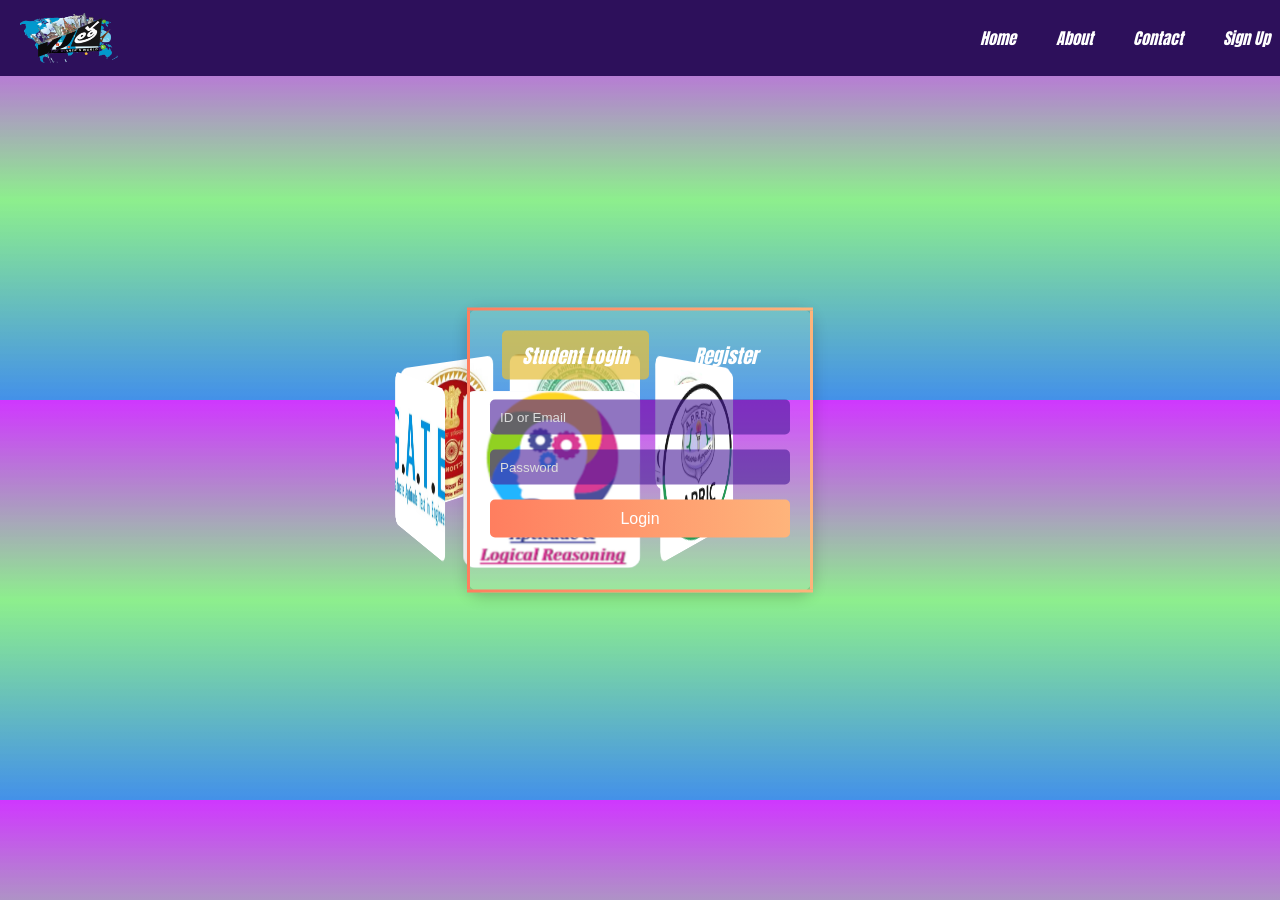
<file: vjthappt.html>
<!DOCTYPE html>
<html lang="en">
<head>
  <meta charset="UTF-8" />
  <title>PPT' s by VJtha</title>
  <link href="https://cdn.jsdelivr.net/npm/bootstrap@5.3.2/dist/css/bootstrap.min.css" rel="stylesheet">
  <link rel="stylesheet" href="nav.css">
  <link rel="stylesheet" href="scrollbar.css">
  <link rel="stylesheet" href="papers.css">
  <link rel="stylesheet" href="fonts.css">
  <script src="https://cdn.jsdelivr.net/npm/bootstrap@5.3.2/dist/js/bootstrap.bundle.min.js"></script>
  <style>
    body {
      font-family: 'Segoe UI', Tahoma, Geneva, Verdana, sans-serif;
      background: linear-gradient(135deg, #667eea, #764ba2);
      margin: 0;
      padding: 20px;
      color: #fff;
      padding-top: 70px;
    }
    h1 {
      text-align: center;
      margin-top: 30px;
      font-weight: 700;
      letter-spacing: 1.2px;
      text-shadow: 0 2px 8px rgba(0,0,0,0.3);
    }
    .grid {
      display: grid;
      grid-template-columns: repeat(auto-fill, minmax(320px, 1fr));
      gap: 24px;
      max-width: 1200px;
      margin: 0 auto;
    }
    .card {
      background: #fff;
      color: #333;
      border-radius: 12px;
      padding: 16px;
      box-shadow: 0 8px 20px rgba(0,0,0,0.15);
      cursor: pointer;
      transition: transform 0.3s ease, box-shadow 0.3s ease;
      display: flex;
      flex-direction: column;
      align-items: center;
    }
    .card:hover {
      transform: translateY(-6px);
      box-shadow: 0 12px 28px rgba(0,0,0,0.3);
    }
    .card h2 {
      margin: 0 0 12px;
      font-size: 1.25rem;
      text-align: center;
      user-select: none;
    }
    .card iframe {
      width: 100%;
      height: 220px;
      border: none;
      border-radius: 10px;
      pointer-events: none;
    }

 
    #modal {
      position: fixed;
      top: 0; left: 0; right: 0; bottom: 0;
      background: rgba(0,0,0,0.9);
      display: none;
      justify-content: center;
      align-items: center;
      z-index: 9999;
      padding: 20px;
    }
    #modal.active {
      display: flex;
    }
    #modal iframe {
      width: 90vw;
      height: 80vh;
      border: none;
      border-radius: 12px;
      box-shadow: 0 0 30px rgba(255,255,255,0.2);
      pointer-events: auto;
    }
    #modalCloseBtn {
      position: fixed;
      top: 20px;
      right: 30px;
      background: #ff4c4c;
      border: none;
      color: white;
      font-size: 18px;
      font-weight: bold;
      padding: 10px 15px;
      border-radius: 6px;
      cursor: pointer;
      box-shadow: 0 4px 10px rgba(255, 76, 76, 0.5);
      user-select: none;
      z-index: 10000;
      transition: background-color 0.3s ease;
    }
    #modalCloseBtn:hover {
      background: #ff0000;
    }

  </style>
</head>
<body>

  <!-- Navigation Bar -->
  <nav class="navbar navbar-expand-lg navbar-dark bg-dark fixed-top">
    <div class="container-fluid">
      <a class="navbar-brand" href="user.html">
        <img src="./images/vjthalogo.png" alt="VJtha Logo" width="100" height="50">
      </a>
      <button class="navbar-toggler" type="button" data-bs-toggle="collapse" data-bs-target="#mainNavbar" aria-controls="mainNavbar" aria-expanded="false" aria-label="Toggle navigation">
        <span class="navbar-toggler-icon"></span>
      </button>
      <div class="collapse navbar-collapse" id="mainNavbar">
        <ul class="navbar-nav ms-auto mb-2 mb-lg-0 sub-font">
          <li class="nav-item me-lg-4">
            <a class="nav-link" href="user.html">Home</a>
          </li>
          <li class="nav-item me-lg-4">
            <a class="nav-link" href="https://vjthalearning.com/">About</a>
          </li>
          <li class="nav-item me-lg-4">
            <a class="nav-link" href="user.html#exams">Practice Exams</a>
          </li>
          <li class="nav-item me-lg-4">
            <a class="nav-link" href="vjthappt.html">PPTs</a>
          </li>
          <li class="nav-item me-lg-4">
            <a class="nav-link" href="https://vjthalearning.com/">Services</a>
          </li>
          <li class="nav-item me-lg-4">
            <a class="nav-link" href="https://vjthalearning.com/">Contact</a>
          </li>
        </ul>
      </div>
    </div>
  </nav>

<h1>VJtha PPT Platform</h1>
<div id="pptGrid" class="grid"></div>

<div id="modal">
  <button id="modalCloseBtn" title="Close Presentation">&times;</button>
  <iframe src="" allowfullscreen></iframe>
</div>

<script>
  const userid = localStorage.getItem('userid');
  if(userid){
    console.log("userid:",userid);
  }
  else{
      alert("Invalid User");
      window.location.href = "index.html";
  }

  const ppttype = sessionStorage.getItem('selectedPPT');

  console.log('ppttype:', ppttype);

  async function loadPPTs() {
    try {
      const response = await fetch(`https://script.google.com/macros/s/AKfycbyO2d7Ut4cfTdGmzfAFs1HdZvUzRy9J11Ahx3VyQ-e2rNNUrRaf0HNPxuSm9DGBcsSt/exec?ppttype=${encodeURIComponent(ppttype)}`);
      if (!response.ok) throw new Error('Network response was not ok');
      const data = await response.json();

      const grid = document.getElementById('pptGrid');
      grid.innerHTML = '';

      data.forEach(ppt => {
        const card = document.createElement('div');
        card.className = 'card';

        const embedContainer = document.createElement('div');
        embedContainer.innerHTML = ppt.link;
        const iframe = embedContainer.querySelector('iframe');

        card.innerHTML = `<h2>${ppt.title}</h2>`;
        if (iframe) {
          const smallIframe = iframe.cloneNode(true);
          smallIframe.style.pointerEvents = 'none';
          smallIframe.style.height = '220px';
          smallIframe.style.borderRadius = '10px';
          card.appendChild(smallIframe);
        }

        card.addEventListener('click', () => openModal(ppt.link));

        grid.appendChild(card);
      });
    } catch (err) {
      console.error('Error loading PPTs:', err);
      document.getElementById('pptGrid').innerHTML = '<p style="color:#fff; text-align:center;">Failed to load presentations.</p>';
    }
  }

  const modal = document.getElementById('modal');
  const modalIframe = modal.querySelector('iframe');
  const modalCloseBtn = document.getElementById('modalCloseBtn');

  function openModal(embedHtml) {
    const tempDiv = document.createElement('div');
    tempDiv.innerHTML = embedHtml;
    const iframe = tempDiv.querySelector('iframe');
    if (!iframe) return;

    modalIframe.src = iframe.src;
    modal.classList.add('active');
    document.body.style.overflow = 'hidden'; 
  }

  function closeModal() {
    modal.classList.remove('active');
    modalIframe.src = '';
    document.body.style.overflow = ''; 
  }

  modalCloseBtn.addEventListener('click', closeModal);

  modal.addEventListener('click', (e) => {
    if (e.target === modal) {
      closeModal();
    }
  });

  window.onload = loadPPTs;
</script>

</body>
</html>
</file>
<file: style.css>
/* Global Styles */
body {
    margin: 0;
    overflow: hidden;
    font-family: Arial, sans-serif;
    background-image: linear-gradient(rgba(195, 0, 255, 0.783), rgba(87, 231, 87, 0.678), rgba(17, 115, 227, 0.788));
}

/* Navigation Bar */
.navbar {
    background-color: #2d105b;
    color: white;
    padding: 10px 20px;
    position: fixed;
    width: 100%;
    top: 0;
    left: 0;
    z-index: 1000; 
}

.nav-container {
    display: flex;
    justify-content: space-between;
    align-items: center;
}

.nav-menu {
    display: flex;
    margin-right: 20px;
    list-style-type: none;
    z-index: 1001; 
    border-radius: 8px; 
}

.nav-menu li {
    margin-left: 20px;
}

.nav-menu a {
    text-decoration: none;
    color: white;
    padding: 10px;
    position: relative;
    transition: all 0.3s ease;
}

.nav-menu a::after {
    content: '';
    position: absolute;
    bottom: 0;
    left: 50%;
    width: 0;
    height: 2px;
    background: white;
    transition: all 0.3s ease;
    transform: translateX(-50%);
}

.nav-menu a:hover {
    background-color: rgba(255, 255, 255, 0.2);
    border-radius: 5px;
    color: #c16727;
    transform: translateY(-3px); 
}

.nav-menu a:hover::after {
    width: 100%; 
}

/* Mobile Navigation Toggle */
.nav-toggle {
    display: none;
    flex-direction: column;
    cursor: pointer;
}

.nav-toggle span {
    background-color: white;
    height: 2px;
    margin: 4px;
    width: 25px;
    transition: all 0.3s ease;
}

.nav-toggle.active span:nth-child(1) {
    transform: rotate(45deg) translate(5px, 5px);
}

.nav-toggle.active span:nth-child(2) {
    opacity: 0;
}

.nav-toggle.active span:nth-child(3) {
    transform: rotate(-45deg) translate(5px, -5px);
}

/* Rotating Images */
.carousel {
    margin-top: 100px;
    display: flex;
    justify-content: center;
    align-items: center;
    perspective: 1000px;
}

.carousel-container {
    width: 300px;
    height: 300px;
    position: relative;
    top: 30vh;
    transform-style: preserve-3d;
    animation: rotate 10s infinite linear;
}

.carousel-image {
    position: absolute;
    width: 150px;
    height: 150px;
    object-fit: cover;
    border-radius: 10px;
    transform-origin: center center;
}

/* Arrange images in circular formation */
.carousel-image:nth-child(1) { transform: rotateY(0deg) translateZ(150px); }
.carousel-image:nth-child(2) { transform: rotateY(60deg) translateZ(150px); }
.carousel-image:nth-child(3) { transform: rotateY(120deg) translateZ(150px); }
.carousel-image:nth-child(4) { transform: rotateY(180deg) translateZ(150px); }
.carousel-image:nth-child(5) { transform: rotateY(240deg) translateZ(150px); }
.carousel-image:nth-child(6) { transform: rotateY(300deg) translateZ(150px); }
.carousel-image:nth-child(7) { transform: rotateY(360deg) translateZ(150px); }

/* Rotation Animation */
@keyframes rotate {
    from {
        transform: rotateY(0deg);
    }
    to {
        transform: rotateY(360deg);
    }
}

/* Responsive Design */
@media (max-width: 768px) {
    .nav-menu {
        display: none;
        flex-direction: column;
        position: absolute;
        gap: 15px;
        top: 20px;
        right: 20px; 
        left: unset; 
        background-color: #061954;
        padding: 10px 0;
        border-radius: 8px; 
        z-index: 1001;
    }

    .nav-menu.active {
        display: flex;
    }

    .nav-menu li {
        margin: 0; 
    }

    .nav-menu a {
        text-align: right;
        margin-right: 10px;
        font-size: 1.1em;
    }

    .nav-toggle {
        display: flex;
        margin-right: 20px;
    }
}

/* Login Card */
.login-card {
    display: none;
    position: fixed;
    top: 50%;
    left: 50%;
    transform: translate(-50%, -50%);
    background: rgba(255, 255, 255, 0.1);
    border-radius: 15px;
    padding: 20px;
    box-shadow: 0 4px 15px rgba(0, 0, 0, 0.2);
    border: 2px solid;
    border-image-slice: 1;
    border-width: 3px;
    border-image-source: linear-gradient(to right, #ff7e5f, #feb47b);
    width: 300px;
}

.login-toggle {
    display: flex;
    justify-content: space-around;
    margin-bottom: 20px;
}

.login-button {
    background: transparent;
    color: white;
    border: none;
    font-size: 1.2em;
    cursor: pointer;
    padding: 10px 20px;
    transition: background-color 0.3s ease;
}

.login-button.active,
.login-button:hover {
    background-color: rgba(229, 190, 60, 0.726);
    border-radius: 5px;
}

#login-form {
    display: flex;
    flex-direction: column;
}

#login-form input {
    background: rgba(70, 26, 152, 0.6);
    border: none;
    padding: 10px;
    margin-bottom: 15px;
    border-radius: 5px;
    color: white;
}

#login-form input::placeholder {
    color: #ddd;
}

.submit-button {
    background: linear-gradient(to right, #ff7e5f, #feb47b);
    border: none;
    padding: 10px;
    color: white;
    font-size: 1em;
    cursor: pointer;
    border-radius: 5px;
    transition: background-color 0.3s ease;
}

#register-form {
    display: flex;
    flex-direction: column;
}

#register-form input {
    background: rgba(70, 26, 152, 0.6);
    border: none;
    padding: 10px;
    margin-bottom: 15px;
    border-radius: 5px;
    color: white;
}

#register-form input::placeholder {
    color: #ddd;
}


.submit-button:hover {
    background: linear-gradient(to right, #feb47b, #ff7e5f);
}
</file>
<file: fonts.css>
@import url('https://fonts.googleapis.com/css2?family=Anton&family=Playwrite+AR:wght@100..400&family=Playwrite+AT:ital,wght@0,100..400;1,100..400&display=swap');
@import url('https://fonts.googleapis.com/css2?family=Anton&family=Bungee+Tint&family=Playwrite+AR:wght@100..400&family=Playwrite+AT:ital,wght@0,100..400;1,100..400&display=swap');
@import url('https://fonts.googleapis.com/css2?family=Anton&family=Bungee+Tint&family=Jersey+10&family=Playwrite+AR:wght@100..400&family=Playwrite+AT:ital,wght@0,100..400;1,100..400&display=swap');
@import url('https://fonts.googleapis.com/css2?family=Anton&family=Bungee+Tint&family=Jersey+10&family=Matemasie&family=Playwrite+AR:wght@100..400&family=Playwrite+AT:ital,wght@0,100..400;1,100..400&display=swap');


.main-font{
    font-family: "Bungee Tint", sans-serif;
    font-weight: 400;
    font-style: italic;
}

.sp-font{
    font-family: "Matemasie", sans-serif;
    font-weight: 400;
    font-style: normal;
    color: rgb(12, 143, 251);
}

.sub-font{
    font-family: "Anton", sans-serif;
    font-weight: 400;
    font-style: italic;
}

.fan-font{
    font-family: "Jersey 10", sans-serif;
    font-weight: 400;
    font-size: 35px;
    font-style: normal;
}
</file>
<file: eapcetexam.css>
body {
  overflow-x: hidden;
}

.card {
  max-width: 600px;
  margin: 40px auto;
  padding: 30px;
  background: #ffffff;
  border-radius: 15px;
  box-shadow: 0 4px 15px rgba(0, 0, 0, 0.1);
  text-align: center;
}

.card h1 {
  color: #2c3e50;
  margin-bottom: 10px;
}

.card h3 span {
  color: #3498db;
}

.instruction-list {
  text-align: left;
  padding: 0;
  list-style: none;
  margin-top: 20px;
}

.instruction-list li {
  margin-bottom: 12px;
  padding: 10px;
  background-color: #f8f9fa;
  border-left: 4px solid #3498db;
  transition: background-color 0.3s;
}

.instruction-list li:hover {
  background-color: #e3f2fd;
}

.violation {
  color: red;
  font-weight: bold;
}

.start-btn {
  margin-top: 20px;
  padding: 12px 25px;
  font-size: 16px;
  background-color: #28a745;
  color: #fff;
  border: none;
  border-radius: 8px;
  cursor: pointer;
  transition: background-color 0.3s ease;
}

.start-btn:hover {
  background-color: #218838;
}

.question-header {
    background-color: #e6f0ff;
    padding: 10px;
    border: 1px solid #ccc;
    font-size: 16px;
    margin-bottom: 10px;
  }

.actions {
  margin-top: 20px;
  display: flex;
  justify-content: space-between;
  gap: 10px;
  flex-wrap: wrap;
}

.actions button {
  padding: 10px 20px;
  font-size: 14px;
  background-color: #1976d2;
  color: white;
  border: none;
  border-radius: 6px;
  cursor: pointer;
  transition: background-color 0.3s ease;
  flex: 1;
  min-width: 150px;
}

.actions button:hover {
  background-color: #0d47a1;
}

  
  .status-panel {
    border: 1px solid #999;
    padding: 10px;
    margin-bottom: 15px;
    background: #fff;
    font-size: 14px;
  }
  
  .status-panel div {
    margin: 5px 0;
  }
  
  .status-dot {
    display: inline-block;
    width: 12px;
    height: 12px;
    margin-right: 5px;
    border-radius: 50%;
    border: 1px solid #333;
  }
  
  .answered { background-color: green; }
  .not-answered { background-color: red; }
  .not-visited { background-color: gray; }
  .review { background-color: purple; }
  
  .sidebar {
    width: 25%;
    background: #f5f5f5;
    padding: 10px;
    position: fixed;
    right: 0;
    top: 0;
    height: 100vh;
    box-sizing: border-box;
    overflow-y: auto;
  }
  
  .submit-btn {
    width: 100%;
    padding: 10px;
    margin-top: 20px;
    font-weight: bold;
    background-color: #2196f3;
    color: white;
    border: none;
    cursor: pointer;
  }
  
  .palette {
    display: flex;
    flex-wrap: wrap;
    gap: 5px;
    margin-top: 10px;
  }
  
  .palette-btn {
    width: 30px;
    height: 30px;
    margin: 4px;
    border-radius: 50%;
    border: none;
    color: white;
    font-weight: bold;
  }
  
  .palette-btn.answered { background-color: green; }
  .palette-btn.not-answered { background-color: red; }
  .palette-btn.not-visited { background-color: gray; }
  .palette-btn.marked { background-color: orange; }
  

  .status-panel {
    border: 1px solid #ccc;
    padding: 10px;
    margin-bottom: 15px;
    font-size: 14px;
  }
  
  .status-panel div {
    margin-bottom: 6px;
  }
  
  .status-dot {
    display: inline-block;
    width: 12px;
    height: 12px;
    border-radius: 50%;
    margin-right: 6px;
    vertical-align: middle;
  }
  
  .status-dot.answered { background-color: green; }
  .status-dot.not-answered { background-color: red; }
  .status-dot.not-visited { background-color: gray; }
  .status-dot.review { background-color: purple; }
  
  
  /* Button colors */
  .palette-btn.answered {
    background-color: green;
    color: white;
  }
  
  .palette-btn.not-answered {
    background-color: red;
    color: white;
  }
  
  .palette-btn.marked {
    background-color: purple;
    color: white;
  }
  
  .palette-btn.visited {
    border: 2px solid blue;
  }

  #question-palette{
    height: 50vh;
    overflow-y: auto;
  }

  .time{
    margin-left: 50vw;
  }

  .exam-layout {
    display: flex;
    flex-direction: row;
    gap: 20px;
  }
  
  @media (max-width: 768px) {
    .question-img{
      width: 100%;
      max-width: 80%;
    }
    .exam-layout {
      flex-direction: column;
    }
  
    .question-section,
    .sidebar {
      width: 100%;
      display: block;
    }
  
    .sidebar {
      position: static;
      height: auto;
    }
  
    .time {
      margin-left: 15vw;
    }
  }
</file>
<file: mainsexam.css>
/* =========================
   GLOBAL
========================= */
* {
  box-sizing: border-box;
  font-family: "Segoe UI", Arial, sans-serif;
}

body {
  margin: 0;
  background: #f2f4f7;
  overflow-x: hidden;
}

/* =========================
   INTRO CARD
========================= */
.card {
  max-width: 650px;
  margin: 40px auto;
  padding: 30px;
  background: #ffffff;
  border-radius: 14px;
  box-shadow: 0 6px 20px rgba(0, 0, 0, 0.12);
  text-align: center;
}

.card h1 {
  color: #1f2d3d;
  margin-bottom: 10px;
}

.card h3 span {
  color: #1976d2;
}

.instruction-list {
  list-style: none;
  padding: 0;
  margin-top: 20px;
  text-align: left;
}

.instruction-list li {
  background: #f9fbfd;
  border-left: 4px solid #1976d2;
  padding: 10px 14px;
  margin-bottom: 10px;
  font-size: 14px;
}

.instruction-list li:hover {
  background: #e3f2fd;
}

.violation {
  color: #d32f2f;
  font-weight: bold;
}

.start-btn {
  margin-top: 20px;
  padding: 12px 28px;
  font-size: 16px;
  background: #2e7d32;
  color: #fff;
  border: none;
  border-radius: 8px;
  cursor: pointer;
}

.start-btn:hover {
  background: #1b5e20;
}

/* =========================
   EXAM LAYOUT
========================= */
.exam-layout {
  display: flex;
  gap: 20px;
  padding: 15px;
}

/* =========================
   QUESTION SECTION
========================= */
.question-section {
  flex: 1;
  background: #ffffff;
  padding: 15px;
  border-radius: 10px;
}

.question-header {
  background: #e3f2fd;
  padding: 10px 12px;
  border-radius: 6px;
  font-size: 15px;
  margin-bottom: 12px;
  display: flex;
  justify-content: space-between;
  align-items: center;
}

.question-body {
  text-align: center;
}

.question-img {
  max-width: 100%;
  max-height: 360px;
  margin: 10px auto;
  display: block;
  border-radius: 6px;
  border: 1px solid #ddd;
}

/* =========================
   OPTIONS
========================= */
.options {
  margin-top: 15px;
  text-align: left;
}

.options label {
  display: block;
  padding: 8px;
  margin-bottom: 6px;
  background: #f5f5f5;
  border-radius: 6px;
  cursor: pointer;
  transition: background 0.2s;
}

.options label:hover {
  background: #e3f2fd;
}

.options input[type="radio"] {
  margin-right: 10px;
}

#naq-input {
  margin-top: 10px;
  padding: 8px;
  font-size: 15px;
  width: 200px;
  border-radius: 6px;
  border: 1px solid #aaa;
}

/* =========================
   ACTION BUTTONS
========================= */
.actions {
  display: flex;
  gap: 10px;
  margin-top: 20px;
  flex-wrap: wrap;
}

.actions button {
  flex: 1;
  min-width: 150px;
  padding: 10px;
  font-size: 14px;
  background: #1976d2;
  color: white;
  border: none;
  border-radius: 6px;
  cursor: pointer;
}

.actions button:hover {
  background: #0d47a1;
}

/* =========================
   SIDEBAR
========================= */
.sidebar {
  width: 260px;
  background: #ffffff;
  border-radius: 10px;
  padding: 12px;
  box-shadow: 0 3px 10px rgba(0,0,0,0.1);
}

.status-panel {
  font-size: 14px;
  margin-bottom: 15px;
}

.status-panel div {
  margin-bottom: 6px;
}

.status-dot {
  display: inline-block;
  width: 12px;
  height: 12px;
  border-radius: 50%;
  margin-right: 6px;
  vertical-align: middle;
}

.status-dot.answered { background: #2e7d32; }
.status-dot.not-answered { background: #d32f2f; }
.status-dot.not-visited { background: #757575; }
.status-dot.review { background: #7b1fa2; }

/* =========================
   PALETTE
========================= */
.palette {
  display: flex;
  flex-wrap: wrap;
  gap: 6px;
  max-height: 50vh;
  overflow-y: auto;
}

.palette-btn {
  width: 32px;
  height: 32px;
  border-radius: 50%;
  border: none;
  font-size: 13px;
  color: white;
  font-weight: bold;
  cursor: pointer;
}

.palette-btn.answered { background: #2e7d32; }
.palette-btn.not-answered { background: #d32f2f; }
.palette-btn.not-visited { background: #757575; }
.palette-btn.marked { background: #7b1fa2; }

/* =========================
   SUBMIT
========================= */
.submit-btn {
  width: 100%;
  margin-top: 15px;
  padding: 10px;
  font-size: 15px;
  background: #ef6c00;
  color: white;
  border: none;
  border-radius: 6px;
  cursor: pointer;
}

.submit-btn:hover {
  background: #e65100;
}

/* =========================
   SUBMIT CARD (RESULT UI)
========================= */

#submitCard {
  display: none; /* controlled via JS */
  max-width: 420px;
  margin: 40px auto;
  padding: 25px 30px;
  background: #ffffff;
  border-radius: 14px;
  box-shadow: 0 6px 18px rgba(0, 0, 0, 0.15);
  text-align: center;
  animation: fadeInScale 0.4s ease-in-out;
}

#submitCard h2 {
  margin-bottom: 20px;
  color: #2c3e50;
  font-size: 22px;
  border-bottom: 2px solid #e3f2fd;
  padding-bottom: 10px;
}

#submitCard p {
  font-size: 15px;
  margin: 10px 0;
  color: #333;
  display: flex;
  justify-content: space-between;
}

#submitCard p strong {
  color: #555;
}

#submitCard span {
  font-weight: bold;
  color: #1976d2;
}

/* Highlight important numbers */
#marksScored {
  color: #2e7d32;
  font-size: 18px;
}

#questionsCorrect {
  color: #2e7d32;
}

#questionsWrong {
  color: #d32f2f;
}

/* Go Back Button */
#submitCard button {
  margin-top: 20px;
  padding: 10px 22px;
  background-color: #28a745;
  color: #ffffff;
  border: none;
  border-radius: 8px;
  font-size: 15px;
  cursor: pointer;
  transition: background-color 0.3s ease;
}

#submitCard button:hover {
  background-color: #218838;
}

/* =========================
   ANIMATION
========================= */
@keyframes fadeInScale {
  from {
    opacity: 0;
    transform: scale(0.95);
  }
  to {
    opacity: 1;
    transform: scale(1);
  }
}

/* =========================
   MOBILE RESPONSIVE
========================= */
@media (max-width: 480px) {
  #submitCard {
    margin: 20px;
    padding: 20px;
  }

  #submitCard h2 {
    font-size: 20px;
  }

  #submitCard p {
    font-size: 14px;
  }
}


/* =========================
   RESPONSIVE
========================= */
@media (max-width: 900px) {
  .exam-layout {
    flex-direction: column;
  }

  .sidebar {
    width: 100%;
  }

  .question-img {
    max-height: 260px;
  }
}
</file>
<file: nagexam.css>
body {
  overflow-x: hidden;
}

.card {
  max-width: 600px;
  margin: 40px auto;
  padding: 30px;
  background: #ffffff;
  border-radius: 15px;
  box-shadow: 0 4px 15px rgba(0, 0, 0, 0.1);
  text-align: center;
}

.card h1 {
  color: #2c3e50;
  margin-bottom: 10px;
}

.card h3 span {
  color: #3498db;
}

.instruction-list {
  text-align: left;
  padding: 0;
  list-style: none;
  margin-top: 20px;
}

.instruction-list li {
  margin-bottom: 12px;
  padding: 10px;
  background-color: #f8f9fa;
  border-left: 4px solid #3498db;
  transition: background-color 0.3s;
}

.instruction-list li:hover {
  background-color: #e3f2fd;
}

.violation {
  color: red;
  font-weight: bold;
}

.start-btn {
  margin-top: 20px;
  padding: 12px 25px;
  font-size: 16px;
  background-color: #28a745;
  color: #fff;
  border: none;
  border-radius: 8px;
  cursor: pointer;
  transition: background-color 0.3s ease;
}

.start-btn:hover {
  background-color: #218838;
}

.question-header {
    background-color: #e6f0ff;
    padding: 10px;
    border: 1px solid #ccc;
    font-size: 16px;
    margin-bottom: 10px;
  }

.actions {
  margin-top: 20px;
  display: flex;
  justify-content: space-between;
  gap: 10px;
  flex-wrap: wrap;
}

.actions button {
  padding: 10px 20px;
  font-size: 14px;
  background-color: #1976d2;
  color: white;
  border: none;
  border-radius: 6px;
  cursor: pointer;
  transition: background-color 0.3s ease;
  flex: 1;
  min-width: 150px;
}

.actions button:hover {
  background-color: #0d47a1;
}

  
  .status-panel {
    border: 1px solid #999;
    padding: 10px;
    margin-bottom: 15px;
    background: #fff;
    font-size: 14px;
  }
  
  .status-panel div {
    margin: 5px 0;
  }
  
  .status-dot {
    display: inline-block;
    width: 12px;
    height: 12px;
    margin-right: 5px;
    border-radius: 50%;
    border: 1px solid #333;
  }
  
  .answered { background-color: green; }
  .not-answered { background-color: red; }
  .not-visited { background-color: gray; }
  .review { background-color: purple; }
  
  .sidebar {
    width: 25%;
    background: #f5f5f5;
    padding: 10px;
    position: fixed;
    right: 0;
    top: 0;
    height: 100vh;
    box-sizing: border-box;
    overflow-y: auto;
  }
  
  .submit-btn {
    width: 100%;
    padding: 10px;
    margin-top: 20px;
    font-weight: bold;
    background-color: #2196f3;
    color: white;
    border: none;
    cursor: pointer;
  }
  
  .palette {
    display: flex;
    flex-wrap: wrap;
    gap: 5px;
    margin-top: 10px;
  }
  
  .palette-btn {
    width: 30px;
    height: 30px;
    margin: 4px;
    border-radius: 50%;
    border: none;
    color: white;
    font-weight: bold;
  }
  
  .palette-btn.answered { background-color: green; }
  .palette-btn.not-answered { background-color: red; }
  .palette-btn.not-visited { background-color: gray; }
  .palette-btn.marked { background-color: orange; }
  

  .status-panel {
    border: 1px solid #ccc;
    padding: 10px;
    margin-bottom: 15px;
    font-size: 14px;
  }
  
  .status-panel div {
    margin-bottom: 6px;
  }
  
  .status-dot {
    display: inline-block;
    width: 12px;
    height: 12px;
    border-radius: 50%;
    margin-right: 6px;
    vertical-align: middle;
  }
  
  .status-dot.answered { background-color: green; }
  .status-dot.not-answered { background-color: red; }
  .status-dot.not-visited { background-color: gray; }
  .status-dot.review { background-color: purple; }
  
  
  /* Button colors */
  .palette-btn.answered {
    background-color: green;
    color: white;
  }
  
  .palette-btn.not-answered {
    background-color: red;
    color: white;
  }
  
  .palette-btn.marked {
    background-color: purple;
    color: white;
  }
  
  .palette-btn.visited {
    border: 2px solid blue;
  }

  #question-palette{
    height: 50vh;
    overflow-y: auto;
  }

  .time{
    margin-left: 50vw;
  }

  .exam-layout {
    display: flex;
    flex-direction: row;
    gap: 20px;
  }
  
  @media (max-width: 768px) {
    .question-img{
      width: 100%;
      max-width: 80%;
    }
    .exam-layout {
      flex-direction: column;
    }
  
    .question-section,
    .sidebar {
      width: 100%;
      display: block;
    }
  
    .sidebar {
      position: static;
      height: auto;
    }
  
    .time {
      margin-left: 15vw;
    }
  }
</file>
<file: nav.css>
.navbar {
    background-color: #2d105b !important;
    padding: 10px 20px;
  }
  
  .nav-link {
    color: white !important;
    transition: 0.3s;
  }
  
  .nav-link:hover {
    color: #c16727 !important;
    transform: translateY(-3px);
  }
  
  .navbar-brand img {
    height: 50px;
  }
  

.mynav-menu a:hover {
    color: #c16727; 
}

.nav-link {
    position: relative;
    display: inline-block;
    padding-bottom: 5px;
  }
  
  .nav-link::after {
    content: "";
    position: absolute;
    left: 0;
    bottom: 0;
    width: 0;
    height: 2px;
    background-color: #007bff; 
    transition: width 0.3s ease-in-out;
  }
  
  .nav-link:hover::after {
    width: 100%;
  }
</file>
<file: user.css>
/* Global Styles */
body {
    margin: 0;
    overflow: auto;
    overflow-x: hidden;
    font-family: Arial, sans-serif;
    background-image: linear-gradient(rgba(195, 0, 255, 0.783), rgba(87, 231, 87, 0.678), rgba(17, 115, 227, 0.788));
}

/*carousel*/
.carousel-item img {
  margin-top: 80px;
  height: 400px;
  object-fit: cover;
  width: 100%;
}

/*heading*/
.heading{
  margin-top: 70px;
}
.section-heading {
  text-align: center;
  font-size: 24px;
  font-weight: bold;
  color: #222;
  position: relative;
  display: inline-block;
  letter-spacing: 2px;
}

.section-heading::before,
.section-heading::after {
  content: "";
  position: absolute;
  top: 50%;
  width: 50px;
  height: 3px;
  background-color: #00ff55; 
}

.section-heading::before {
  left: -60px;
}

.section-heading::after {
  right: -60px;
}

/*clock*/
.clock {
  position: relative;
  display: flex;
  justify-content: center;
  align-items: center;
  background-image: url("./images/logo.png");
  background-repeat: no-repeat;
  background-position: center;
  background-size: contain;
  width: 200px;
  height: 200px;
  border-radius: 50%;
  border: 2px solid rgb(28, 45, 231);
}

@media (max-width: 768px){
  .clock{
    margin-left: -20%;
  }
}

.clock::before {
  content: "";
  position: absolute;
  width: 8px;
  height: 8px;
  background: rgb(240, 237, 63);
  border-radius: 50%;
  z-index: 10;
}

.hand {
  position: absolute;
  display: flex;
  align-items: flex-end;
  justify-content: center;
}

.hand i {
  position: absolute;
  width: 4px;
  height: var(--hhe);
  background: var(--hclr);
  bottom: 50%;
  border-radius: 8px;
  transform-origin: bottom;
}

.time {
  position: absolute;
  width: 100%;
  height: 100%;
  transform: rotate(calc(30deg * var(--i)));
  display: flex;
  justify-content: center;
  align-items: flex-start;
}

.time::after {
  content: attr(data-num);
  transform: rotate(calc(-30deg * var(--i)));
  font-size: 16px;
  color: yellow;
}

/*Clock Text*/
.text {
  transform: scale(0.8);
  opacity: 0;
  transition: transform 0.5s ease, opacity 0.5s ease;
}

.text.show {
  transform: scale(1.1);
  opacity: 1;
}

@media (min-width: 768px){
  .clockquote{
    margin-left: 30%;;
  }
}

/*Test Cards*/
.custom-card {
    transition: transform 0.4s ease, box-shadow 0.4s ease;
    border: none;
    border-radius: 1rem;
    overflow: hidden;
  }

  .custom-card:hover {
    transform: translateY(-10px);
    box-shadow: 0 10px 30px rgba(0, 0, 0, 0.2);
  }

  .custom-card img {
    height: 200px;
    object-fit: cover;
  }

  .custom-card img:hover{
    transform: scale(1.05);
  }

  .btn-primary {
    transition: all 0.3s ease;
    text-align: center;
  }
  
  .btn-primary:hover {
    background-color: #004c99;
    transform: scale(1.05);
  }

/*stats*/
.main-container {
  display: flex;
  flex-wrap: wrap;
  justify-content: center;
  align-items: center;
  max-width: 1200px;
  margin: 50px auto;
  padding: 20px;
  gap: 40px;
}

.logo-container {
  flex: 1 1 300px;
  text-align: center;
}

.logo-container img {
  width: 100%;
  max-width: 400px;
  height: auto;
}

.stats-container {
  flex: 1 1 500px;
  display: grid;
  grid-template-columns: repeat(2, 1fr); 
  gap: 20px;
}

.stat-box {
  background: white;
  border-radius: 16px;
  padding: 30px 20px;
  text-align: center;
  box-shadow: 0 10px 20px rgba(0, 0, 0, 0.1);
  transition: transform 0.3s, box-shadow 0.3s;
}

.stat-box:hover {
  transform: translateY(-5px);
  box-shadow: 0 12px 25px rgba(0, 0, 0, 0.2);
  background: linear-gradient(135deg, #93c5fd, #bfdbfe);
  color: white;
}

.icon {
  font-size: 40px;
  margin-bottom: 10px;
}

.number {
  font-size: 32px;
  font-weight: bold;
}

.label {
  font-size: 14px;
  margin-top: 5px;
  color: #666;
}

.stat-box:hover .label {
  color: white;
}
</file>
<file: scrollbar.css>
/* Scrollbar Styles */
::-webkit-scrollbar {
    width: 8px;
}

::-webkit-scrollbar-track {
    background: #7ea1b6;
}

::-webkit-scrollbar-thumb {
    background: linear-gradient(180deg, #4f2347, #feb47b);
    border-radius: 10px;
}

::-webkit-scrollbar-thumb:hover {
    background: linear-gradient(180deg, #feb47b, #ff7e5f); 
}
</file>
<file: papers.css>
/*loading*/
.loading-screen {
  position: fixed;
  top: 0;
  left: 0;
  width: 100%;
  height: 100%;
  background-color: white;
  z-index: 9999;
  display: flex;
  justify-content: center;
  align-items: center;
}

.spinner {
  border: 6px solid #f3f3f3;
  border-top: 6px solid #007bff;
  border-radius: 50%;
  width: 60px;
  height: 60px;
  animation: spin 1s linear infinite;
}

@keyframes spin {
  0%   { transform: rotate(0deg); }
  100% { transform: rotate(360deg); }
}

/* Card container styling using CSS Grid */
.card-container {
  display: grid;
  margin-top: 15%;
  grid-template-columns: repeat(4, 1fr); 
  gap: 20px; 
  padding: 20px;
  justify-items: center;
}


/* Ensure card has relative positioning */
.l_card {
  position: relative; /* Ensure this line is present */
  background-color: white;
  border-radius: 15px;
  box-shadow: 0 4px 8px rgba(0, 0, 0, 0.1);
  overflow: hidden;
  transition: transform 0.3s ease, box-shadow 0.3s ease;
  max-width: 25vw;
  padding: 20px;
  text-align: center;
  margin: 0px;
  cursor: pointer;
}

@media (max-width: 768px) {
  .card-container {
      grid-template-columns: repeat(2, 1fr); 
  }
  .l_card {
    max-width: 100%; /* Override the desktop limit */
  }
}


.l_card:hover {
  transform: rotateX(10deg);
  box-shadow: 0 8px 16px rgba(0, 0, 0, 0.2);
}

/* Image styling */
.l_card img {
  max-width: 100%;
  height: auto;
  margin-bottom: 15px;
}

.l_card img:hover{
  transform: rotate(5deg);
}

.l_card h2 {
  font-size: 24px;
  color: #333;
  margin-bottom: 10px;
}

.l_card p {
  font-size: 16px;
  color: #777;
  margin-bottom: 15px;
}

.l_card::before {
  content: '';
  position: absolute;
  width: 100%;
  height: 4px;
  background: linear-gradient(90deg, #007bff, #00ff88);
  bottom: 0;
  left: 0;
  animation: move-line 3s infinite;
  z-index: 1; 
}

button {
  background-color: #007bff;
  color: white;              
  padding: 10px 20px;        
  border: none;              
  border-radius: 8px;        
  cursor: pointer;           
  font-size: 16px;           
  transition: background-color 0.3s ease, transform 0.2s ease;
}

button:hover {
  background-color: #0056b3; 
  transform: scale(1.05);    
}

button:active {
  transform: scale(0.98);
}

@keyframes move-line {
  0% { left: -100%; }
  50% { left: 100%; }
  100% { left: -100%; }
}

/*pagination*/
.pagination-controls {
  text-align: center;
  margin: 20px 0;
}

#page-indicator {
  font-size: 16px;
  font-weight: bold;
}
</file>
